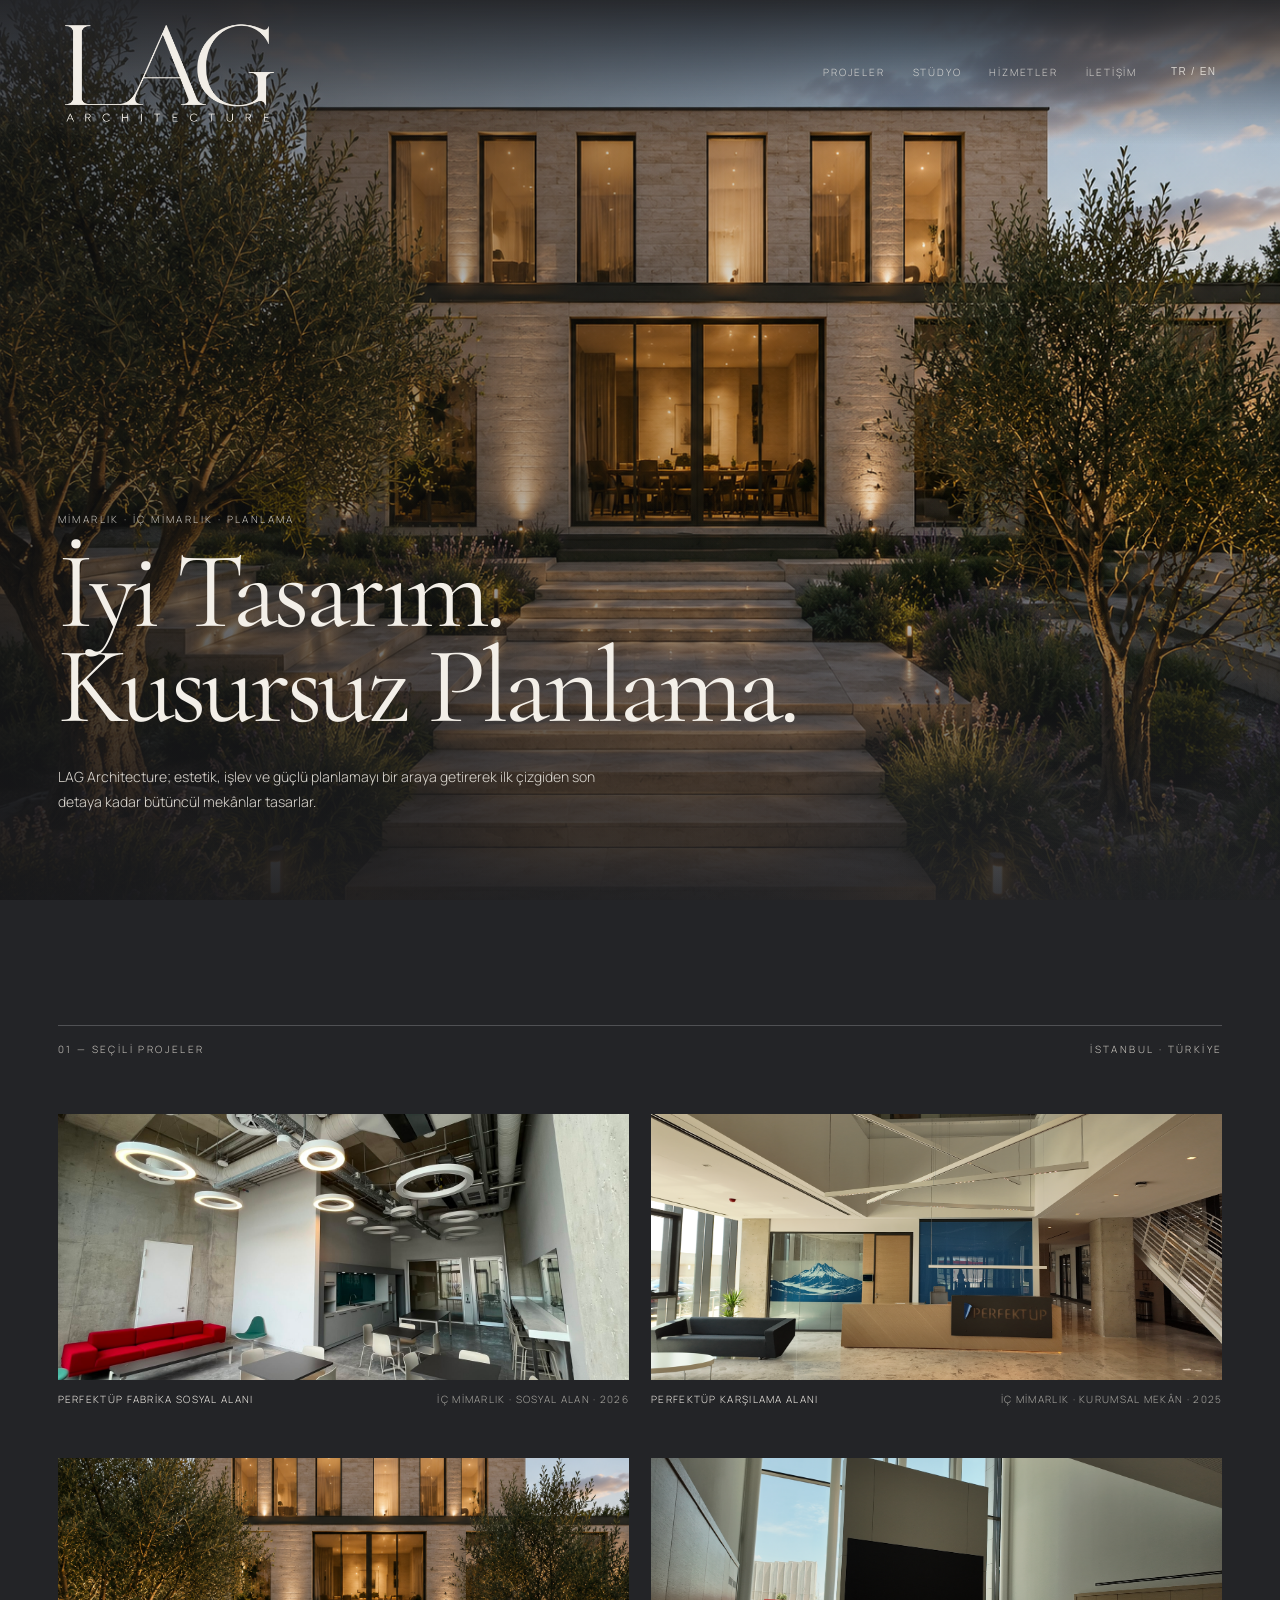
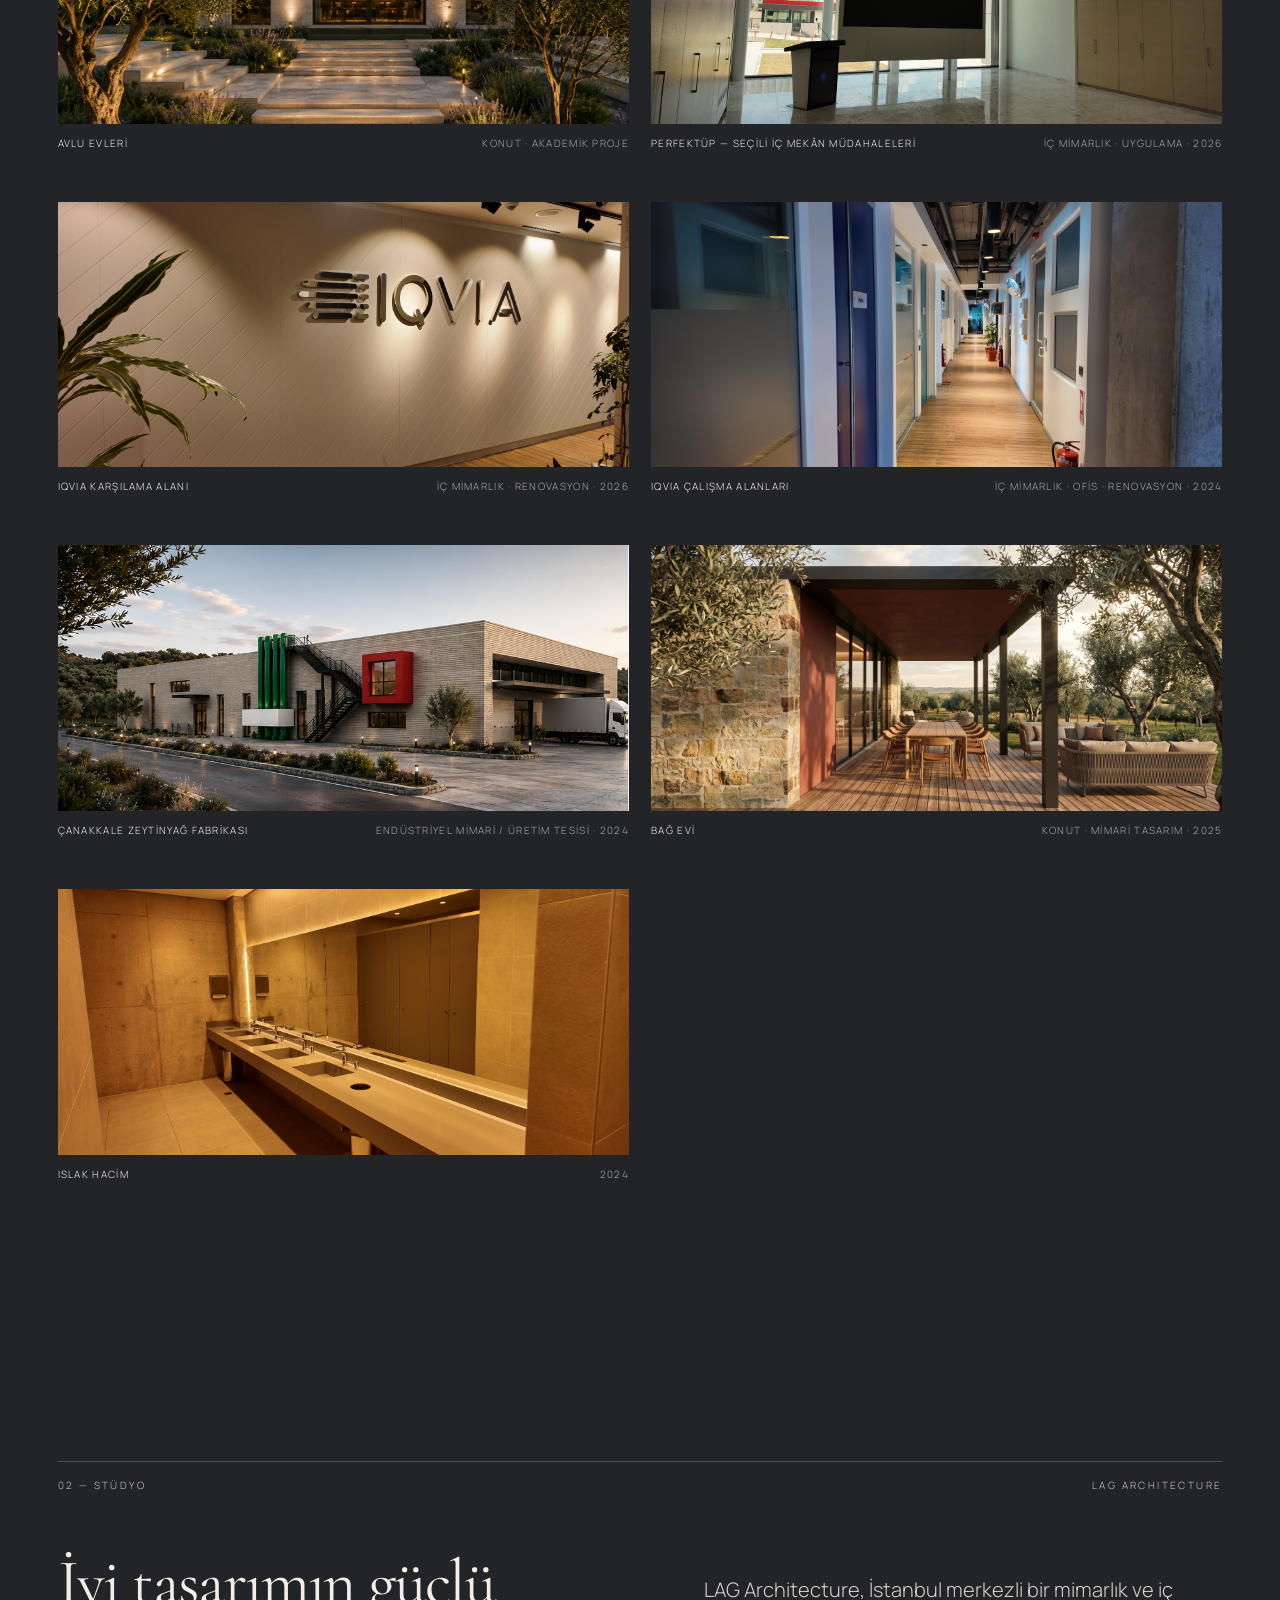
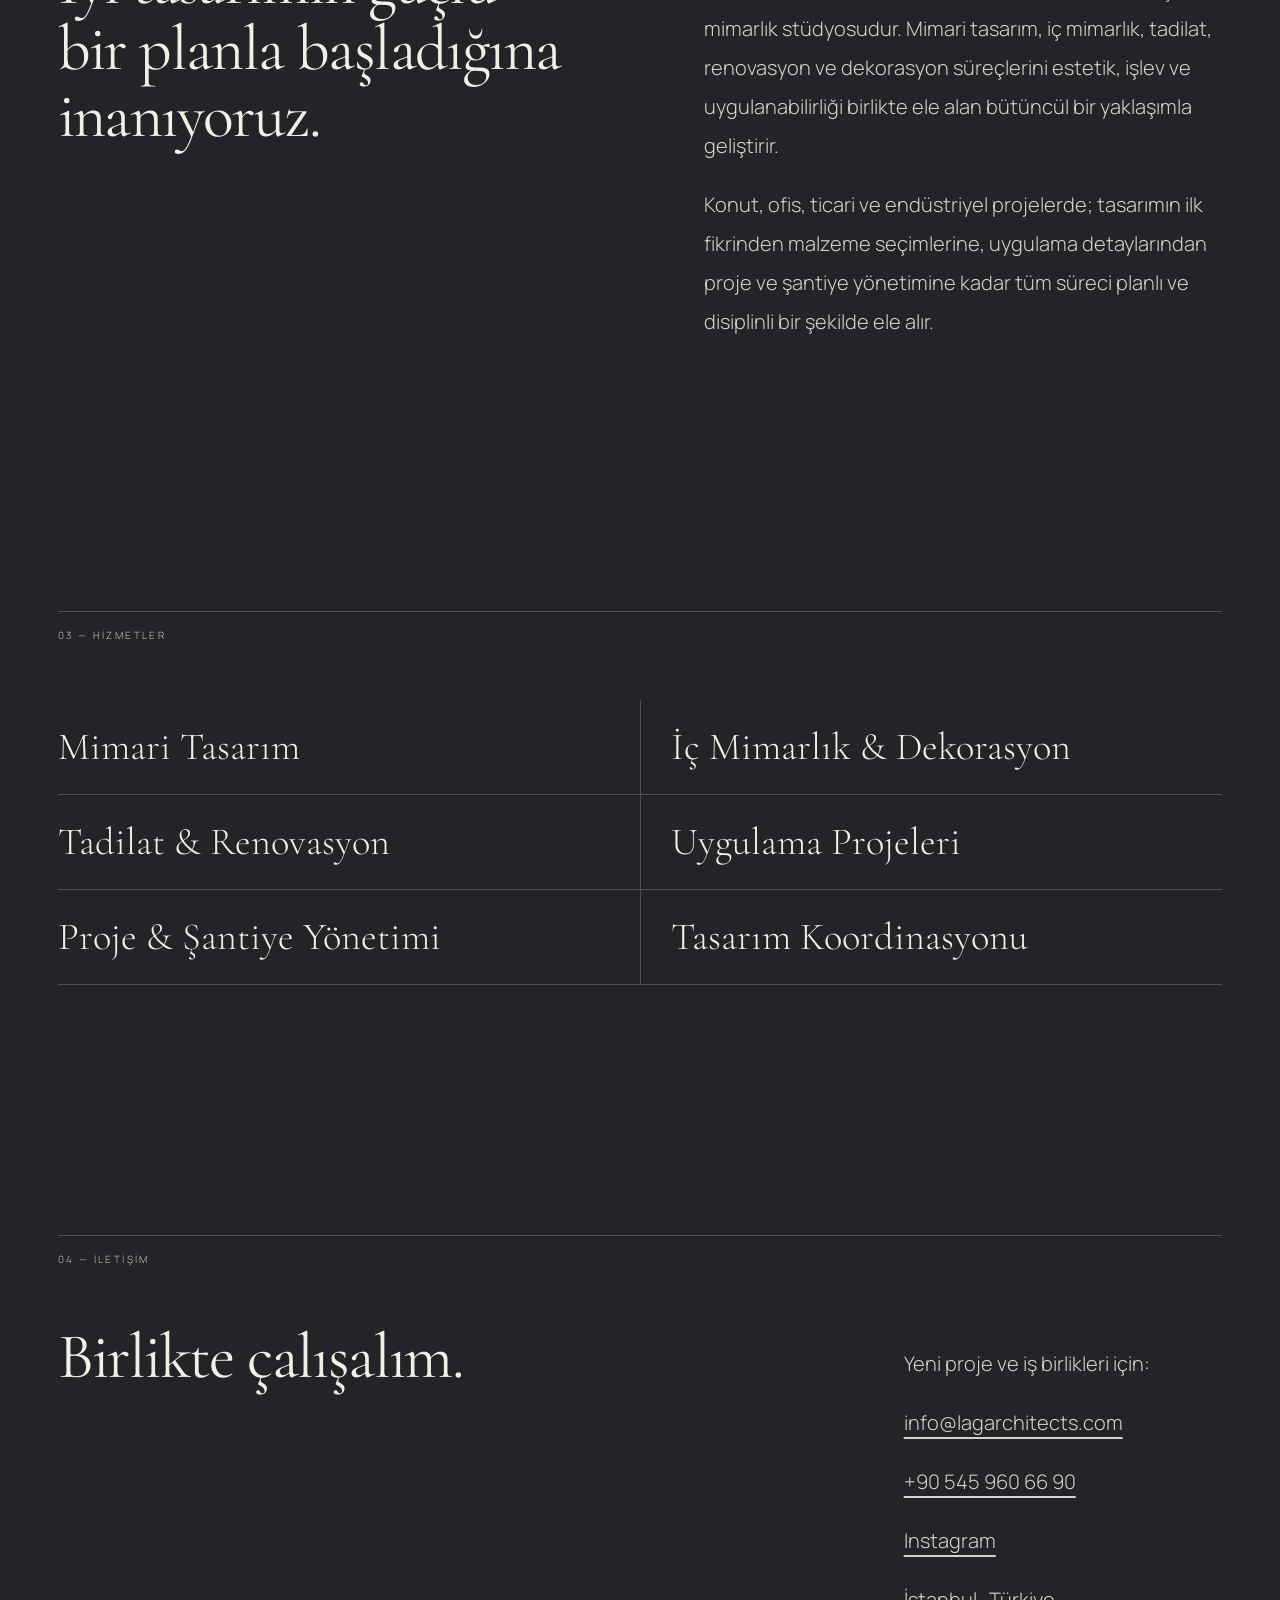
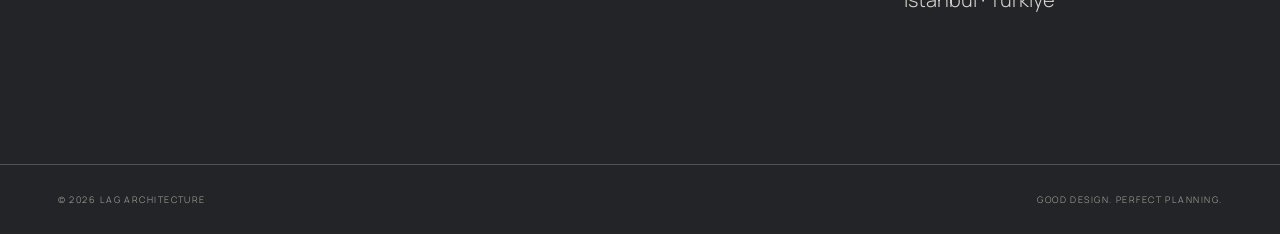
<file: index.html>
<!doctype html>
<html lang="tr">
<head>
  <meta charset="utf-8">
  <meta name="viewport" content="width=device-width,initial-scale=1">
  <title>LAG Architecture | Mimarlık ve İç Mimarlık – İstanbul</title>
  <meta name="description" content="LAG Architecture; mimari tasarım, iç mimarlık, renovasyon ve proje yönetimi alanlarında İstanbul merkezli tasarım ve uygulama hizmetleri sunar.">
  <link rel="icon" href="/favicon.png" type="image/png">
  <link rel="stylesheet" href="styles.css">
  <script type="application/ld+json">
{
  "@context": "https://schema.org",
  "@type": ["ProfessionalService", "Architect"],
  "name": "LAG Architecture",
  "url": "https://www.lagarchitects.com/",
  "logo": "https://www.lagarchitects.com/favicon.png",
  "image": "https://www.lagarchitects.com/favicon.png",
  "email": "info@lagarchitects.com",
  "telephone": "+90 545 960 66 90",
  "description": "LAG Architecture, İstanbul merkezli mimarlık ve iç mimarlık stüdyosudur. Mimari tasarım, iç mimarlık, tadilat, renovasyon ve proje yönetimi hizmetleri sunar.",
  "areaServed": {
    "@type": "City",
    "name": "İstanbul"
  },
  "sameAs": [
    "https://www.instagram.com/lag.architecture/"
  ]
}
</script>
</head>
<body>
<header>
  <a class="brand" href="#top"><img id="site-logo" src="assets/logo.png" alt="LAG Architecture"></a>
  <nav class="nav">
    <a href="#projects" data-i18n="nav_projects">PROJELER</a>
    <a href="#studio" data-i18n="nav_studio">STÜDYO</a>
    <a href="#services" data-i18n="nav_services">HİZMETLER</a>
    <a href="#contact" data-i18n="nav_contact">İLETİŞİM</a>
    <button class="lang" id="lang">TR / EN</button>
  </nav>
</header>
<main id="top">
  <section class="hero" id="hero">
    <div class="hero-copy">
      <div class="kicker" id="hero-kicker">MİMARLIK · İÇ MİMARLIK · PLANLAMA</div>
      <h1 id="hero-title">İyi Tasarım.<br>Kusursuz Planlama.</h1>
      <p id="hero-description"></p>
    </div>
  </section>

  <section class="section" id="projects">
    <div class="section-head">
      <span class="label" data-i18n="selected_projects">01 — SEÇİLİ PROJELER</span>
      <span class="label" id="projects-location"></span>
    </div>
    <div class="grid" id="projects-grid"></div>
  </section>

  <section class="section" id="studio">
    <div class="section-head">
      <span class="label" data-i18n="studio_label">02 — STÜDYO</span>
      <span class="label">LAG ARCHITECTURE</span>
    </div>
    <div class="studio">
      <div class="display" id="studio-heading"></div>
      <div class="copy"><p id="studio-body-1"></p><p id="studio-body-2"></p></div>
    </div>
  </section>

  <section class="section" id="services">
    <div class="section-head"><span class="label" data-i18n="services_label">03 — HİZMETLER</span></div>
    <div class="services" id="services-list"></div>
  </section>

  <section class="section" id="contact">
    <div class="section-head"><span class="label" data-i18n="contact_label">04 — İLETİŞİM</span></div>
    <div class="contact">
      <div class="display" id="contact-heading"></div>
      <div class="copy">
        <p id="contact-intro"></p>
        <p><a id="contact-email" href="mailto:info@lagarchitects.com">info@lagarchitects.com</a></p>
        <p id="contact-phone-wrap" hidden><a id="contact-phone"></a></p>
        <p id="contact-instagram-wrap" hidden><a id="contact-instagram" target="_blank" rel="noopener">Instagram</a></p>
        <p id="contact-location"></p>
      </div>
    </div>
  </section>
</main>
<footer class="footer"><span>© 2026 LAG ARCHITECTURE</span><span id="footer-tagline">GOOD DESIGN. PERFECT PLANNING.</span></footer>
<script src="design.js"></script>
<script src="site.js"></script>
</body>
</html>
</file>
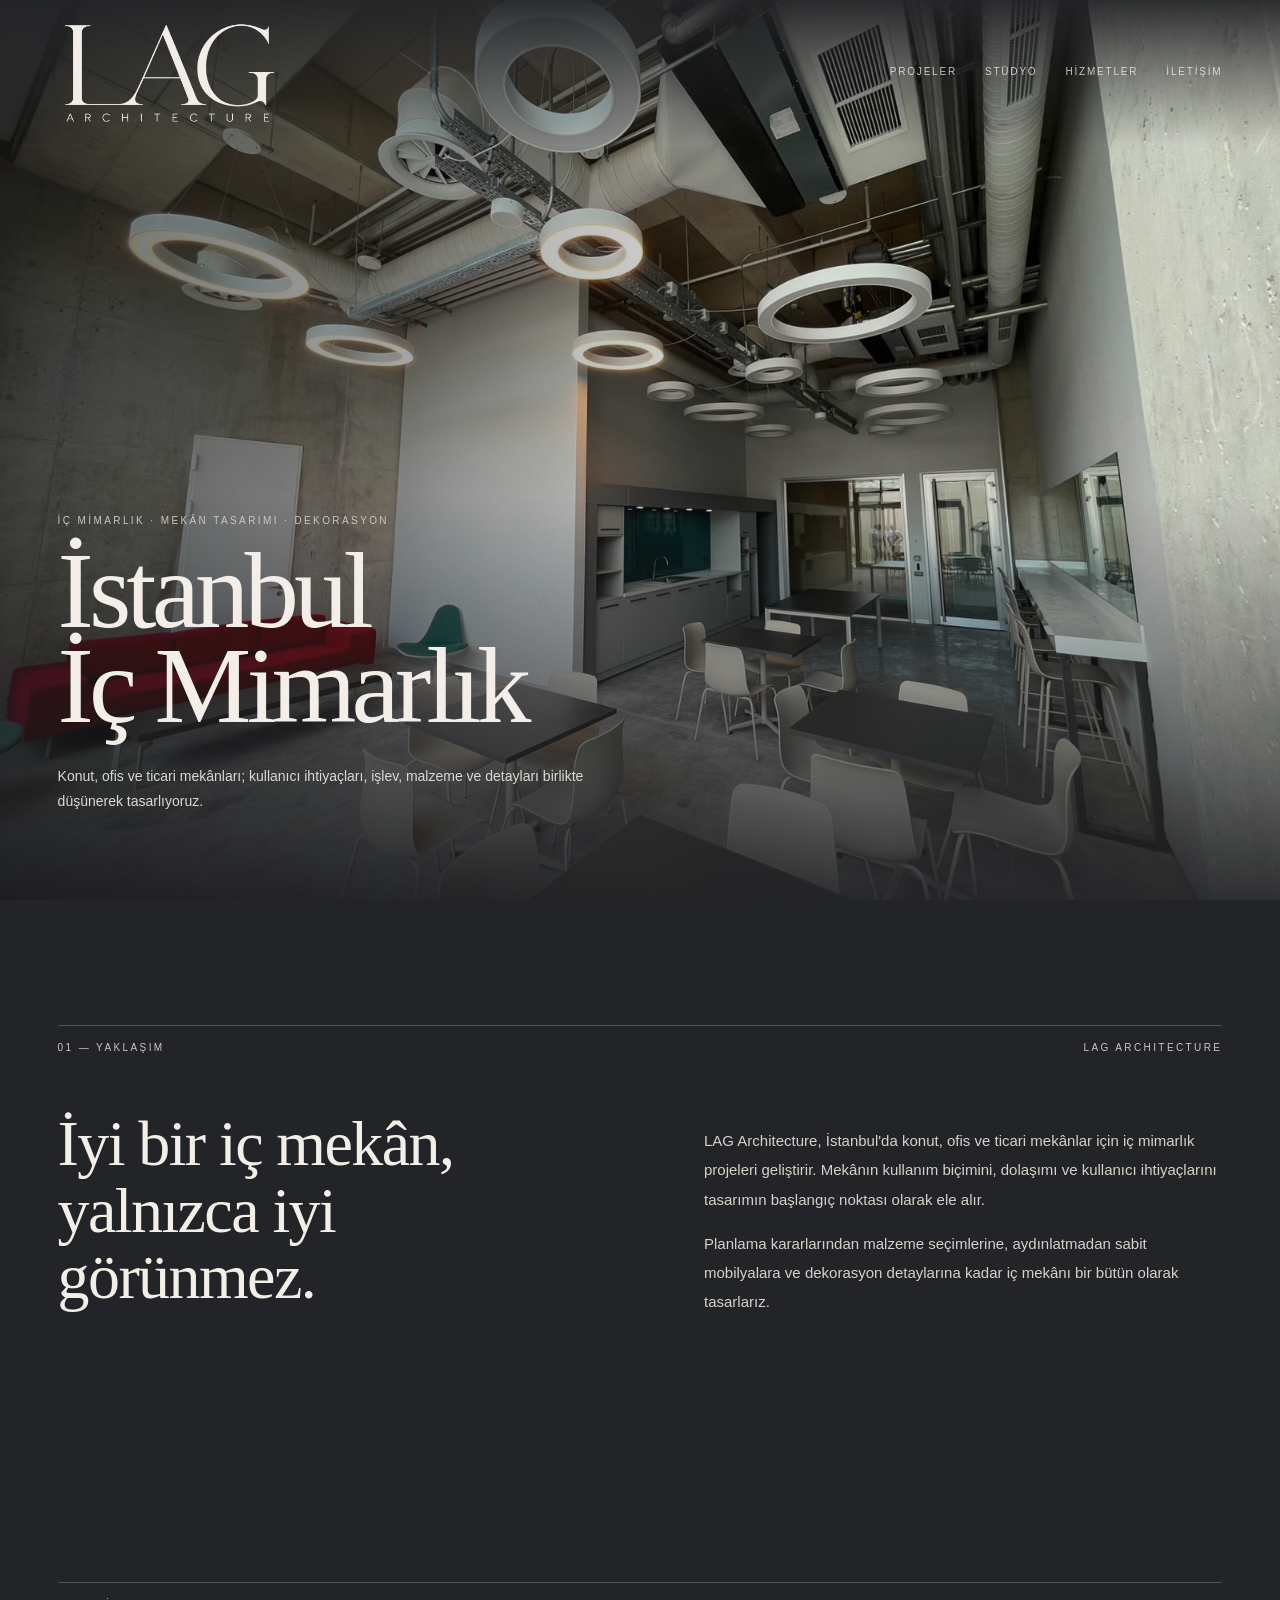
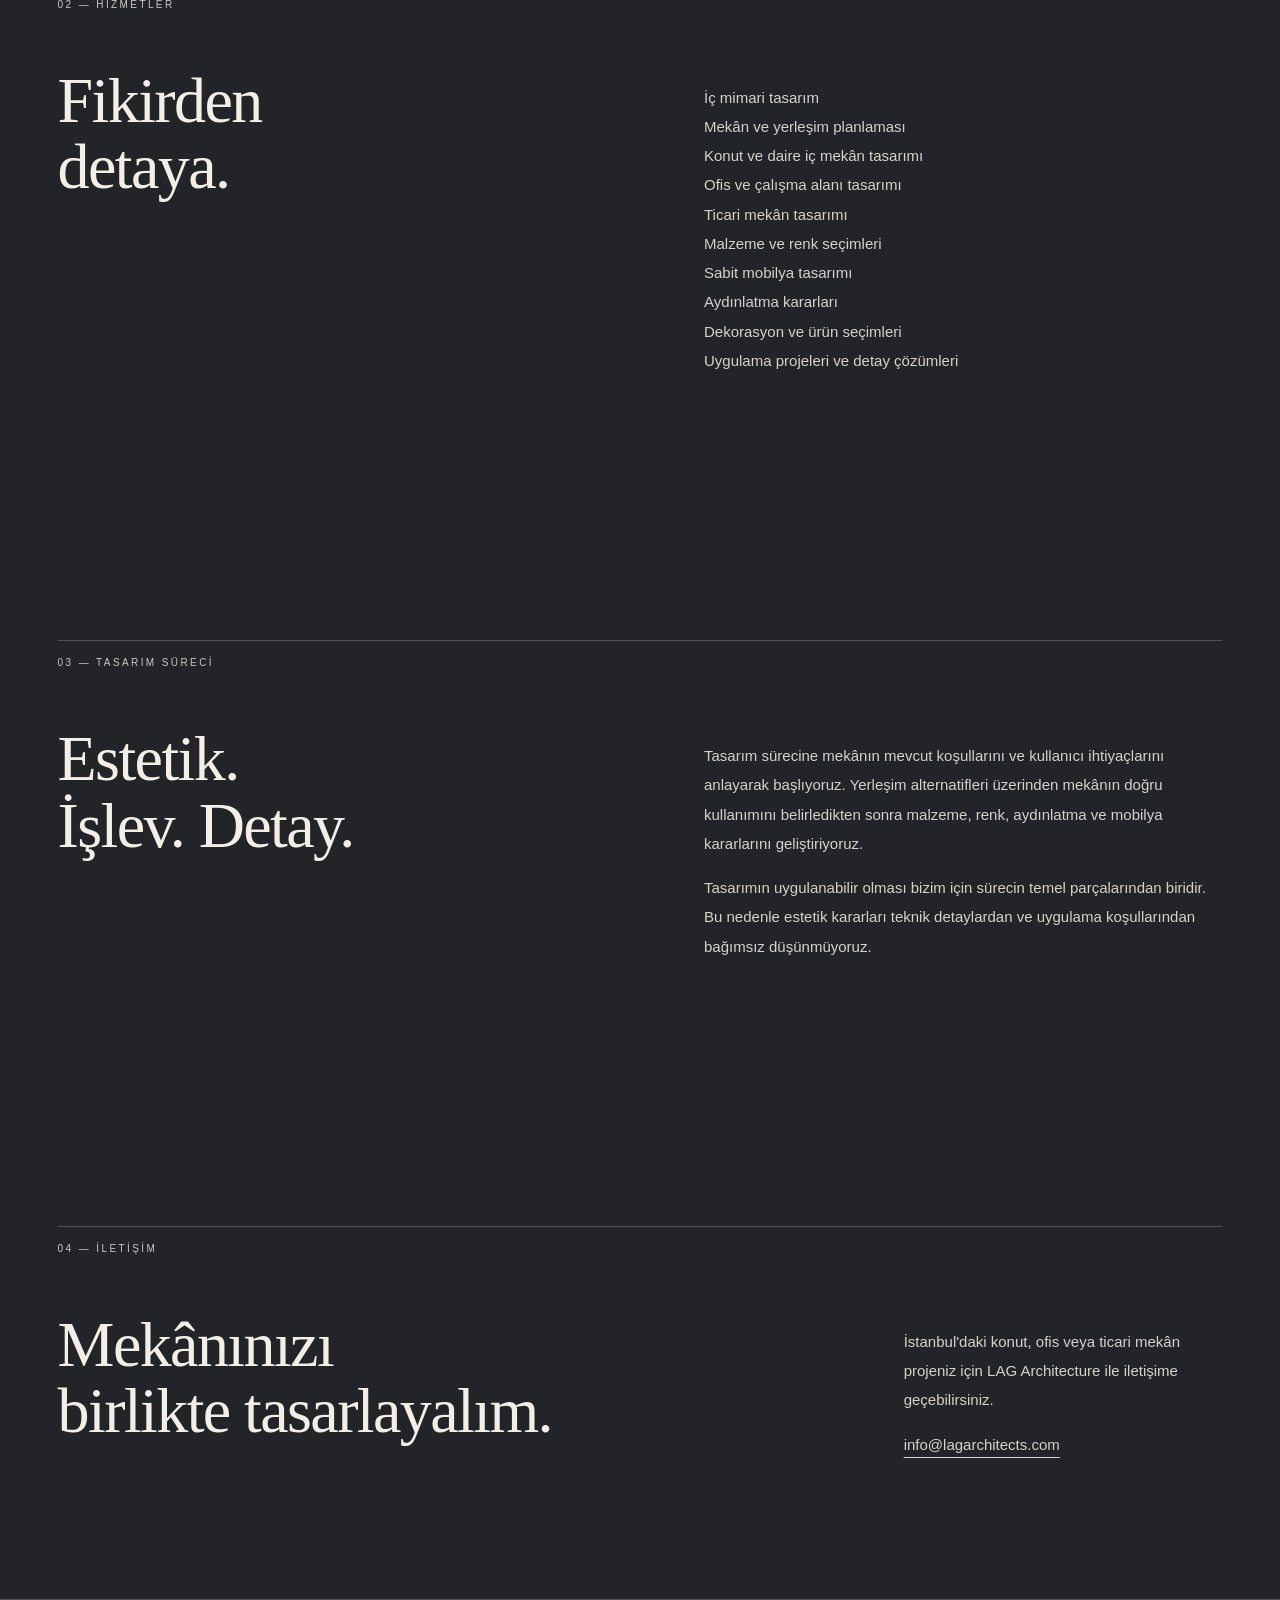
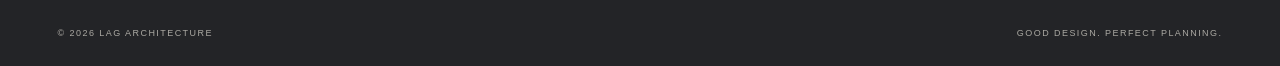
<file: ic-mimarlik.html>
<!doctype html>
<html lang="tr">
<head>
  <meta charset="utf-8">
  <meta name="viewport" content="width=device-width,initial-scale=1">

  <title>İstanbul İç Mimarlık | LAG Architecture</title>

  <meta name="description" content="LAG Architecture, İstanbul'da konut, ofis ve ticari mekânlar için iç mimarlık, mekân planlama, dekorasyon, malzeme seçimi ve uygulama projeleri geliştirir.">

  <link rel="canonical" href="https://www.lagarchitects.com/ic-mimarlik.html">
  <link rel="icon" href="/favicon.png" type="image/png">
  <link rel="stylesheet" href="styles.css">
</head>

<body>

<header>
  <a class="brand" href="index.html">
    <img id="site-logo" src="assets/logo.png" alt="LAG Architecture">
  </a>

  <nav class="nav">
    <a href="index.html#projects">PROJELER</a>
    <a href="index.html#studio">STÜDYO</a>
    <a href="index.html#services">HİZMETLER</a>
    <a href="index.html#contact">İLETİŞİM</a>
  </nav>
</header>

<main id="top">

  <section class="hero">
    <div class="hero-copy">
      <div class="kicker">İÇ MİMARLIK · MEKÂN TASARIMI · DEKORASYON</div>

      <h1 class="display">
        İstanbul<br>
        İç Mimarlık
      </h1>

      <p>
        Konut, ofis ve ticari mekânları; kullanıcı ihtiyaçları, işlev,
        malzeme ve detayları birlikte düşünerek tasarlıyoruz.
      </p>
    </div>
  </section>


  <section class="section">
    <div class="section-head">
      <span class="label">01 — YAKLAŞIM</span>
      <span class="label">LAG ARCHITECTURE</span>
    </div>

    <div class="studio">

      <div class="display">
        İyi bir iç mekân,<br>
        yalnızca iyi görünmez.
      </div>

      <div class="copy">

        <p>
          LAG Architecture, İstanbul'da konut, ofis ve ticari mekânlar için
          iç mimarlık projeleri geliştirir. Mekânın kullanım biçimini,
          dolaşımı ve kullanıcı ihtiyaçlarını tasarımın başlangıç noktası
          olarak ele alır.
        </p>

        <p>
          Planlama kararlarından malzeme seçimlerine, aydınlatmadan sabit
          mobilyalara ve dekorasyon detaylarına kadar iç mekânı bir bütün
          olarak tasarlarız.
        </p>

      </div>
    </div>
  </section>


  <section class="section">
    <div class="section-head">
      <span class="label">02 — HİZMETLER</span>
    </div>

    <div class="studio">

      <div class="display">
        Fikirden<br>
        detaya.
      </div>

      <div class="copy">

        <p>
          İç mimari tasarım<br>
          Mekân ve yerleşim planlaması<br>
          Konut ve daire iç mekân tasarımı<br>
          Ofis ve çalışma alanı tasarımı<br>
          Ticari mekân tasarımı<br>
          Malzeme ve renk seçimleri<br>
          Sabit mobilya tasarımı<br>
          Aydınlatma kararları<br>
          Dekorasyon ve ürün seçimleri<br>
          Uygulama projeleri ve detay çözümleri
        </p>

      </div>
    </div>
  </section>


  <section class="section">
    <div class="section-head">
      <span class="label">03 — TASARIM SÜRECİ</span>
    </div>

    <div class="studio">

      <div class="display">
        Estetik.<br>
        İşlev. Detay.
      </div>

      <div class="copy">

        <p>
          Tasarım sürecine mekânın mevcut koşullarını ve kullanıcı
          ihtiyaçlarını anlayarak başlıyoruz. Yerleşim alternatifleri
          üzerinden mekânın doğru kullanımını belirledikten sonra
          malzeme, renk, aydınlatma ve mobilya kararlarını geliştiriyoruz.
        </p>

        <p>
          Tasarımın uygulanabilir olması bizim için sürecin temel
          parçalarından biridir. Bu nedenle estetik kararları teknik
          detaylardan ve uygulama koşullarından bağımsız düşünmüyoruz.
        </p>

      </div>
    </div>
  </section>


  <section class="section" id="contact">
    <div class="section-head">
      <span class="label">04 — İLETİŞİM</span>
    </div>

    <div class="contact">

      <div class="display">
        Mekânınızı<br>
        birlikte tasarlayalım.
      </div>

      <div class="copy">

        <p>
          İstanbul'daki konut, ofis veya ticari mekân projeniz için
          LAG Architecture ile iletişime geçebilirsiniz.
        </p>

        <p>
          <a href="mailto:info@lagarchitects.com">
            info@lagarchitects.com
          </a>
        </p>

      </div>
    </div>
  </section>

</main>


<footer class="footer">
  <span>© 2026 LAG ARCHITECTURE</span>
  <span>GOOD DESIGN. PERFECT PLANNING.</span>
</footer>

</body>
</html>
</file>
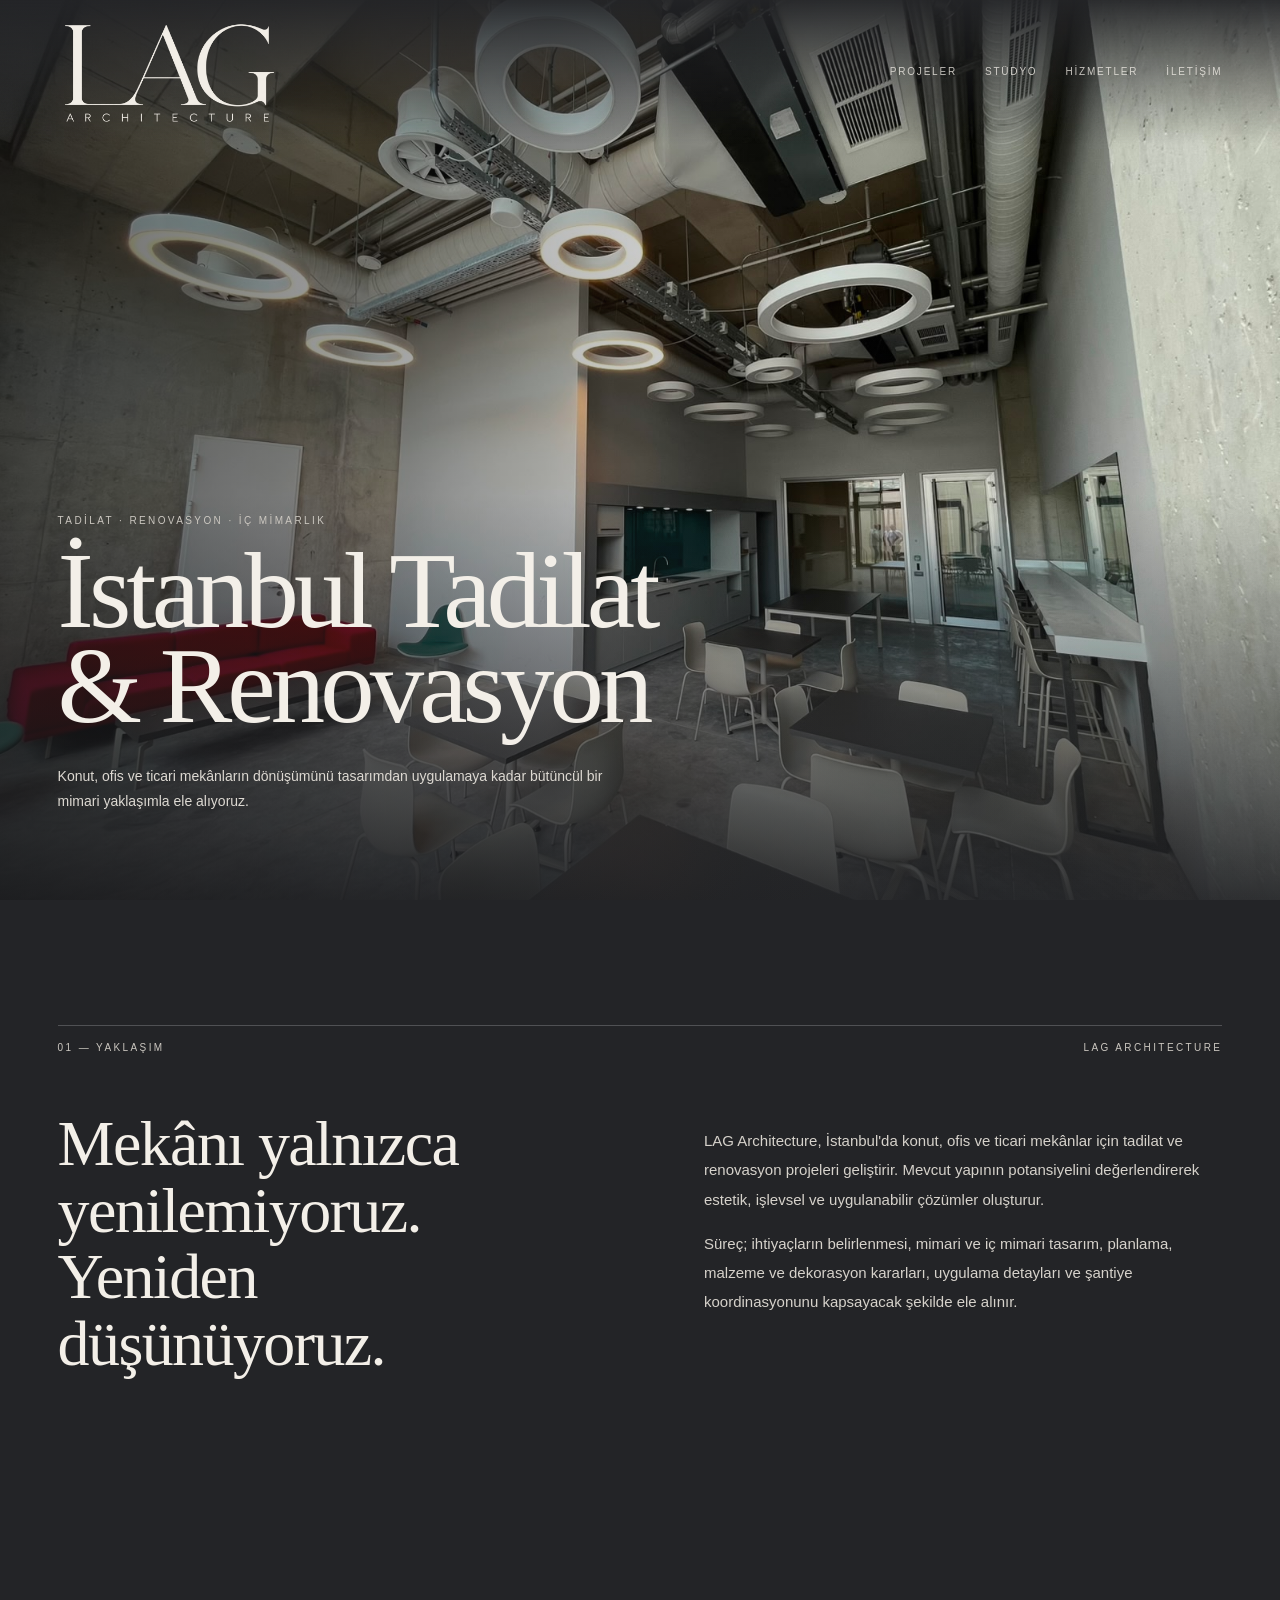
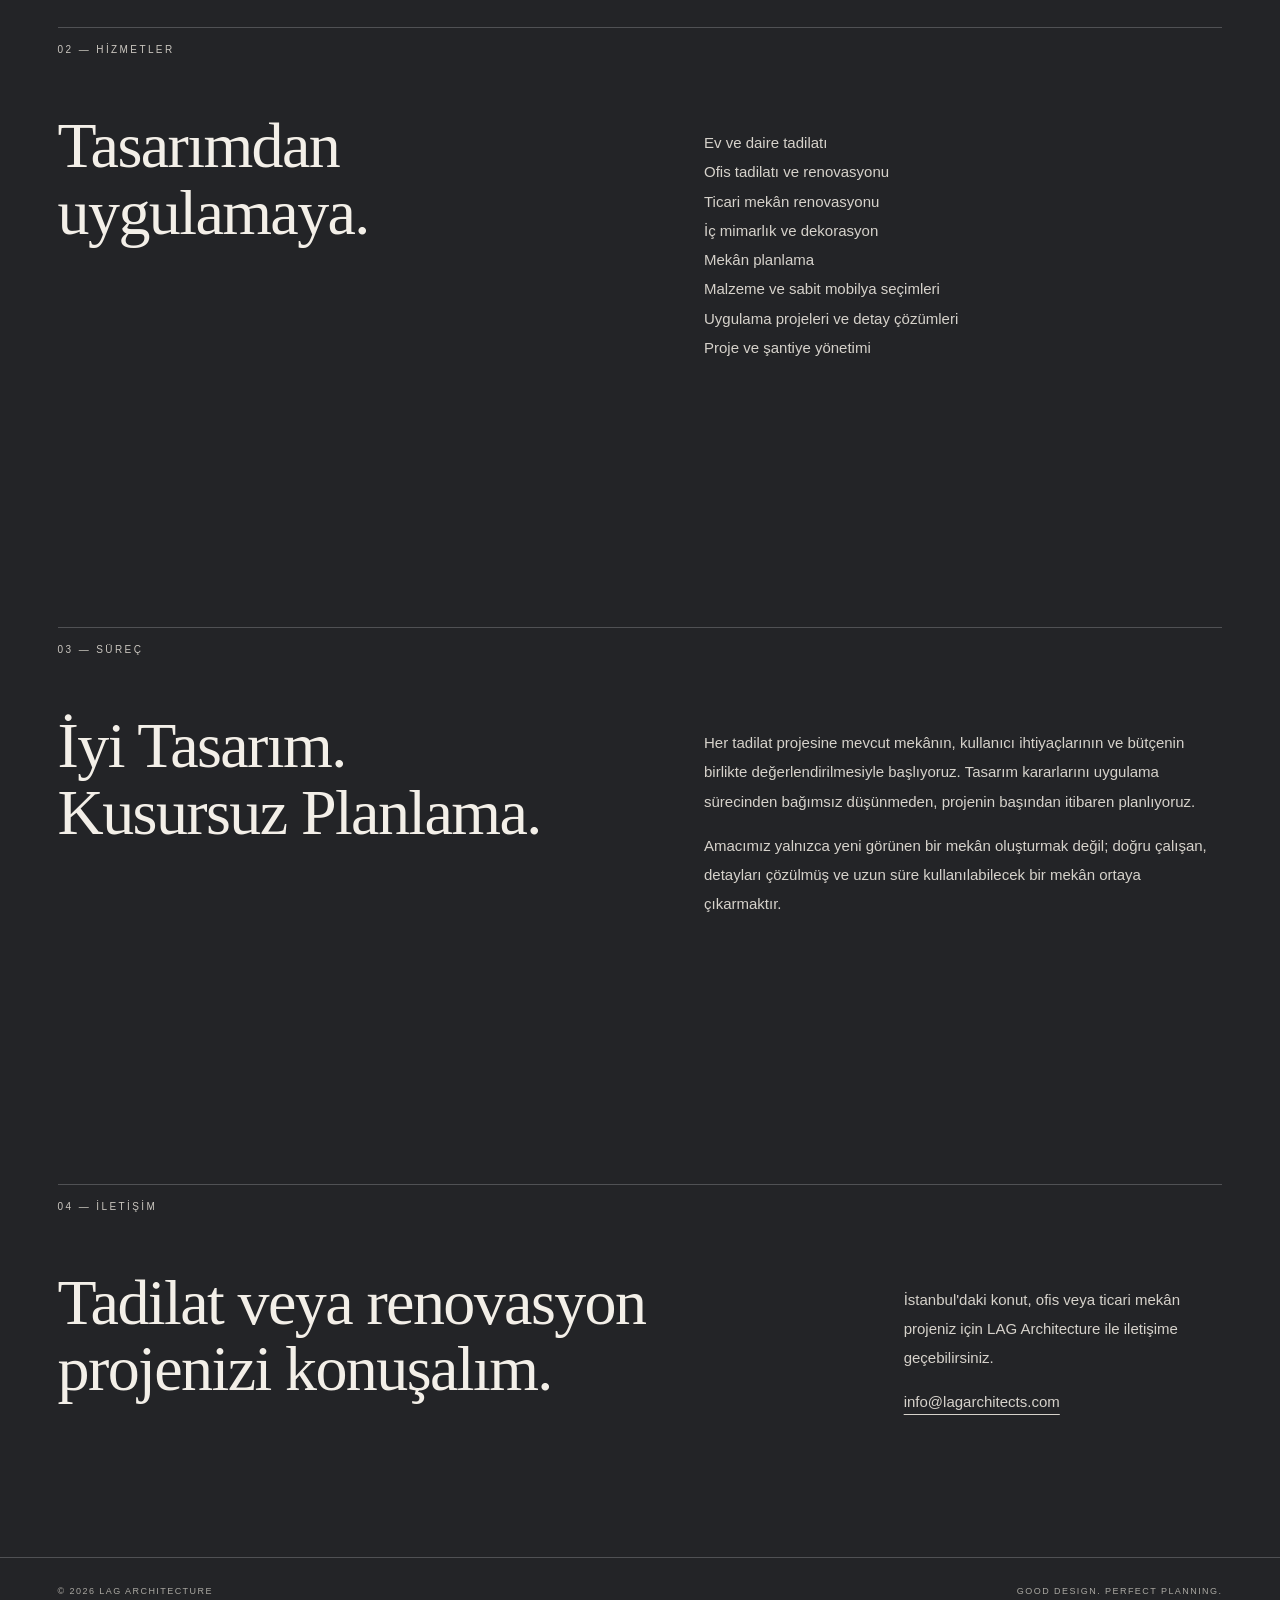
<file: tadilat-renovasyon.html>
<!doctype html>
<html lang="tr">
<head>
  <meta charset="utf-8">
  <meta name="viewport" content="width=device-width,initial-scale=1">

  <title>İstanbul Tadilat & Renovasyon | LAG Architecture</title>

  <meta name="description" content="LAG Architecture, İstanbul'da konut, ofis ve ticari mekânlar için tadilat, renovasyon, iç mimarlık, dekorasyon, uygulama projesi ve şantiye yönetimi hizmetleri sunar.">

  <link rel="canonical" href="https://www.lagarchitects.com/tadilat-renovasyon.html">
  <link rel="icon" href="/favicon.png" type="image/png">
  <link rel="stylesheet" href="styles.css">
</head>

<body>

<header>
  <a class="brand" href="index.html">
    <img id="site-logo" src="assets/logo.png" alt="LAG Architecture">
  </a>

  <nav class="nav">
    <a href="index.html#projects">PROJELER</a>
    <a href="index.html#studio">STÜDYO</a>
    <a href="index.html#services">HİZMETLER</a>
    <a href="index.html#contact">İLETİŞİM</a>
  </nav>
</header>

<main id="top">

  <section class="hero">
    <div class="hero-copy">
      <div class="kicker">TADİLAT · RENOVASYON · İÇ MİMARLIK</div>

      <h1 class="display">
        İstanbul Tadilat<br>
        & Renovasyon
      </h1>

      <p>
        Konut, ofis ve ticari mekânların dönüşümünü tasarımdan uygulamaya
        kadar bütüncül bir mimari yaklaşımla ele alıyoruz.
      </p>
    </div>
  </section>


  <section class="section">
    <div class="section-head">
      <span class="label">01 — YAKLAŞIM</span>
      <span class="label">LAG ARCHITECTURE</span>
    </div>

    <div class="studio">

      <div class="display">
        Mekânı yalnızca yenilemiyoruz.<br>
        Yeniden düşünüyoruz.
      </div>

      <div class="copy">

        <p>
          LAG Architecture, İstanbul'da konut, ofis ve ticari mekânlar için
          tadilat ve renovasyon projeleri geliştirir. Mevcut yapının
          potansiyelini değerlendirerek estetik, işlevsel ve uygulanabilir
          çözümler oluşturur.
        </p>

        <p>
          Süreç; ihtiyaçların belirlenmesi, mimari ve iç mimari tasarım,
          planlama, malzeme ve dekorasyon kararları, uygulama detayları ve
          şantiye koordinasyonunu kapsayacak şekilde ele alınır.
        </p>

      </div>
    </div>
  </section>


  <section class="section">
    <div class="section-head">
      <span class="label">02 — HİZMETLER</span>
    </div>

    <div class="studio">

      <div class="display">
        Tasarımdan<br>
        uygulamaya.
      </div>

      <div class="copy">

        <p>
          Ev ve daire tadilatı<br>
          Ofis tadilatı ve renovasyonu<br>
          Ticari mekân renovasyonu<br>
          İç mimarlık ve dekorasyon<br>
          Mekân planlama<br>
          Malzeme ve sabit mobilya seçimleri<br>
          Uygulama projeleri ve detay çözümleri<br>
          Proje ve şantiye yönetimi
        </p>

      </div>
    </div>
  </section>


  <section class="section">
    <div class="section-head">
      <span class="label">03 — SÜREÇ</span>
    </div>

    <div class="studio">

      <div class="display">
        İyi Tasarım.<br>
        Kusursuz Planlama.
      </div>

      <div class="copy">

        <p>
          Her tadilat projesine mevcut mekânın, kullanıcı ihtiyaçlarının ve
          bütçenin birlikte değerlendirilmesiyle başlıyoruz. Tasarım
          kararlarını uygulama sürecinden bağımsız düşünmeden, projenin
          başından itibaren planlıyoruz.
        </p>

        <p>
          Amacımız yalnızca yeni görünen bir mekân oluşturmak değil;
          doğru çalışan, detayları çözülmüş ve uzun süre kullanılabilecek
          bir mekân ortaya çıkarmaktır.
        </p>

      </div>
    </div>
  </section>


  <section class="section" id="contact">
    <div class="section-head">
      <span class="label">04 — İLETİŞİM</span>
    </div>

    <div class="contact">

      <div class="display">
        Tadilat veya renovasyon<br>
        projenizi konuşalım.
      </div>

      <div class="copy">

        <p>
          İstanbul'daki konut, ofis veya ticari mekân projeniz için
          LAG Architecture ile iletişime geçebilirsiniz.
        </p>

        <p>
          <a href="mailto:info@lagarchitects.com">
            info@lagarchitects.com
          </a>
        </p>

      </div>
    </div>
  </section>

</main>


<footer class="footer">
  <span>© 2026 LAG ARCHITECTURE</span>
  <span>GOOD DESIGN. PERFECT PLANNING.</span>
</footer>

</body>
</html>
</file>
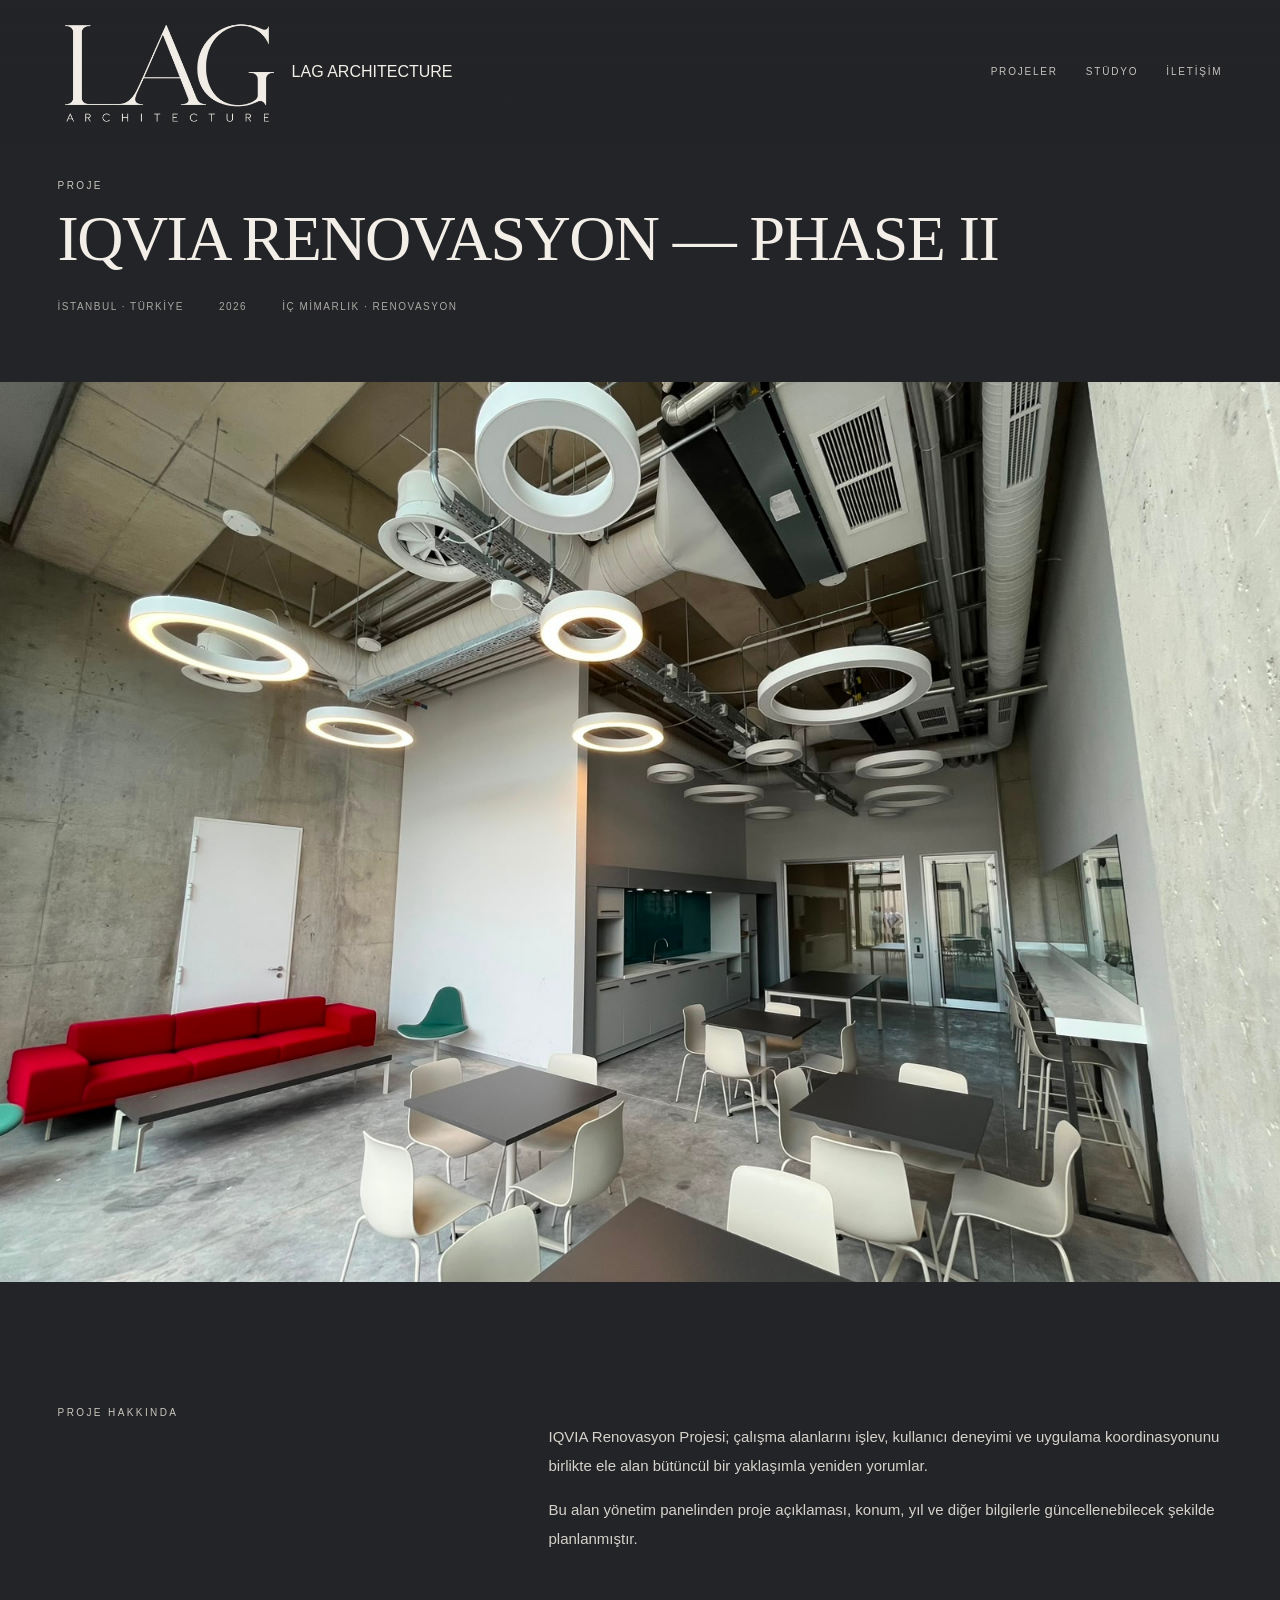
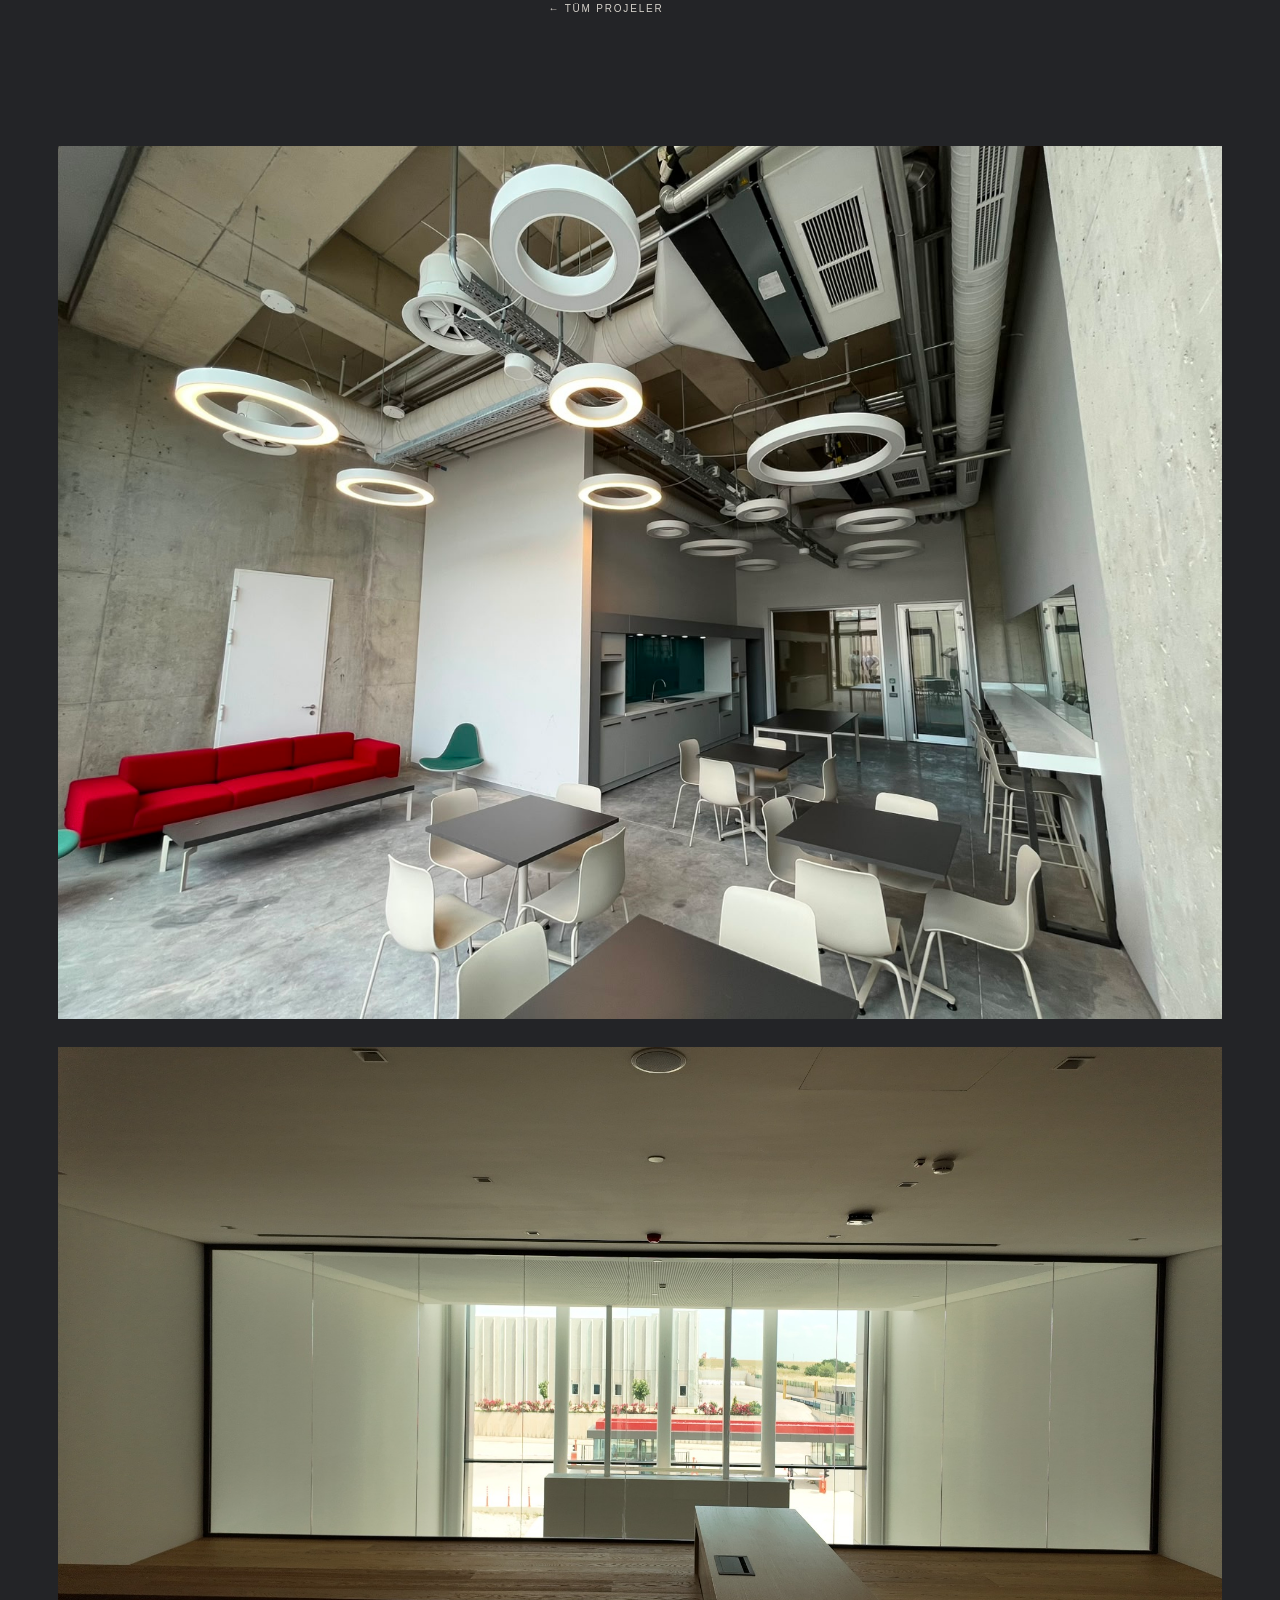
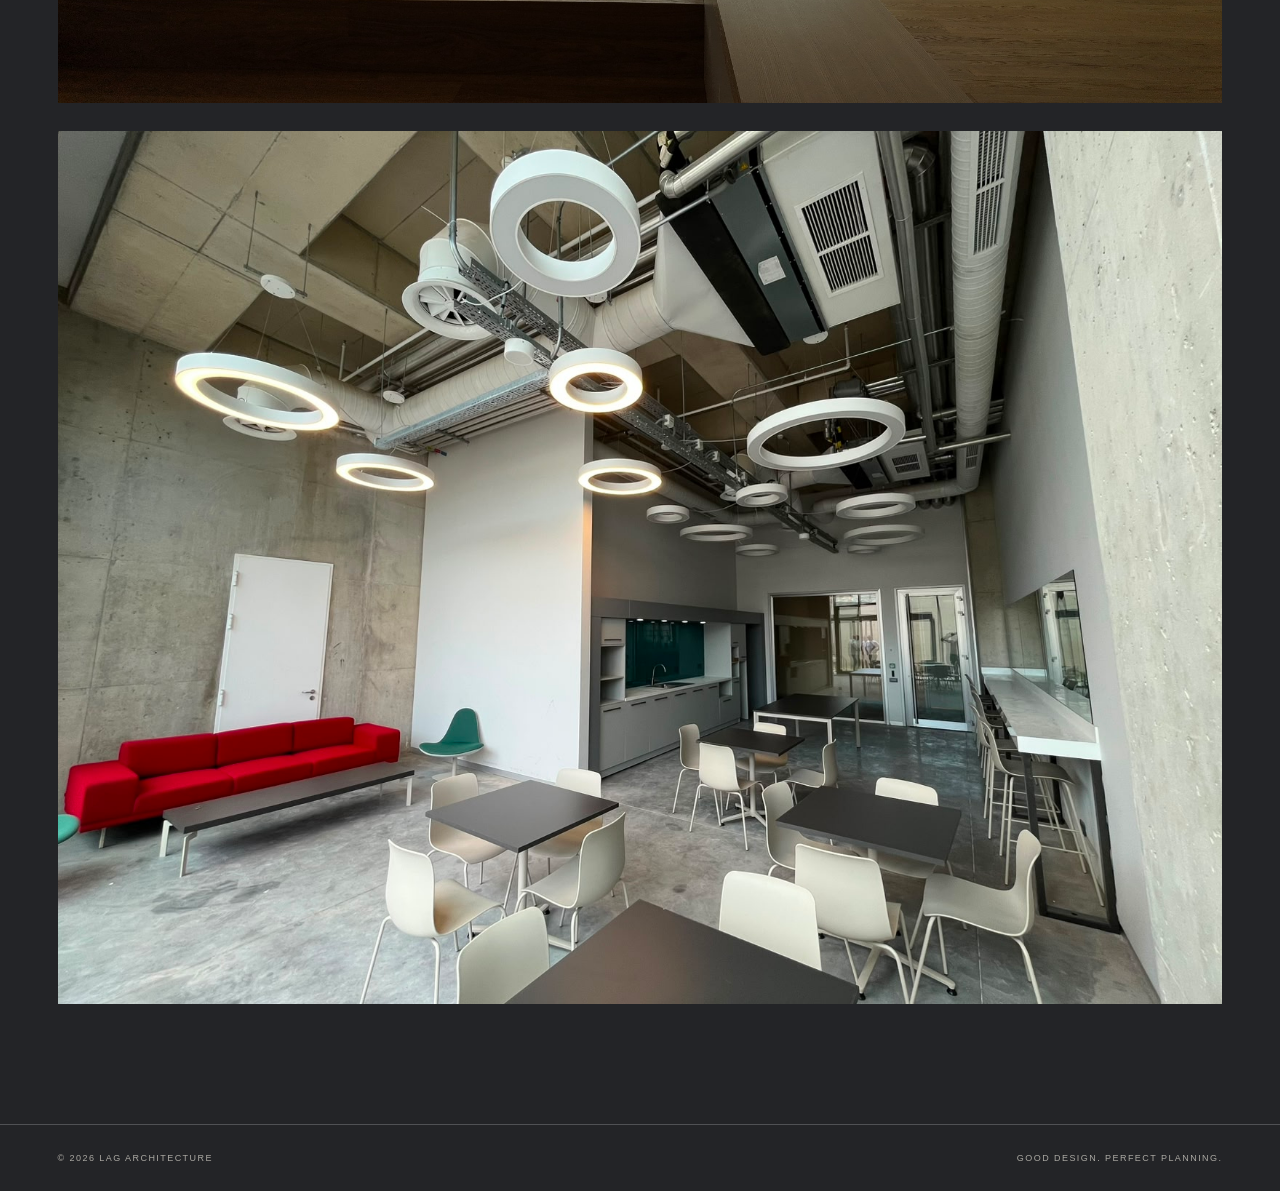
<file: projects/iqvia.html>
<!doctype html><html lang="tr"><head><meta charset="utf-8"><meta name="viewport" content="width=device-width,initial-scale=1"><title>IQVIA RENOVASYON — PHASE II — LAG Architecture</title><link rel="stylesheet" href="../styles.css"></head><body><header><a class="brand" href="../index.html"><img src="../assets/logo.png" alt="LAG Architecture"><span>LAG ARCHITECTURE</span></a><nav class="nav"><a href="../index.html#projects">PROJELER</a><a href="../index.html#studio">STÜDYO</a><a href="../index.html#contact">İLETİŞİM</a></nav></header><main><section class="project-hero"><div class="label">PROJE</div><h1 class="display">IQVIA RENOVASYON — PHASE II</h1><div class="facts"><span>İSTANBUL · TÜRKİYE</span><span>2026</span><span>İÇ MİMARLIK · RENOVASYON</span></div></section><img class="cover" src="../assets/iqvia.jpg" alt="IQVIA RENOVASYON — PHASE II"><section class="section project-body"><div class="label">PROJE HAKKINDA</div><div class="copy"><p>IQVIA Renovasyon Projesi; çalışma alanlarını işlev, kullanıcı deneyimi ve uygulama koordinasyonunu birlikte ele alan bütüncül bir yaklaşımla yeniden yorumlar.</p><p>Bu alan yönetim panelinden proje açıklaması, konum, yıl ve diğer bilgilerle güncellenebilecek şekilde planlanmıştır.</p><a class="back" href="../index.html#projects">← TÜM PROJELER</a></div></section><section class="gallery"><img src="../assets/iqvia.jpg" alt="IQVIA RENOVASYON — PHASE II"><img src="../assets/interior.jpg" alt="IQVIA RENOVASYON — PHASE II detay"><img src="../assets/iqvia.jpg" alt="IQVIA RENOVASYON — PHASE II detay"></section></main><footer class="footer"><span>© 2026 LAG ARCHITECTURE</span><span>GOOD DESIGN. PERFECT PLANNING.</span></footer></body></html>
</file>
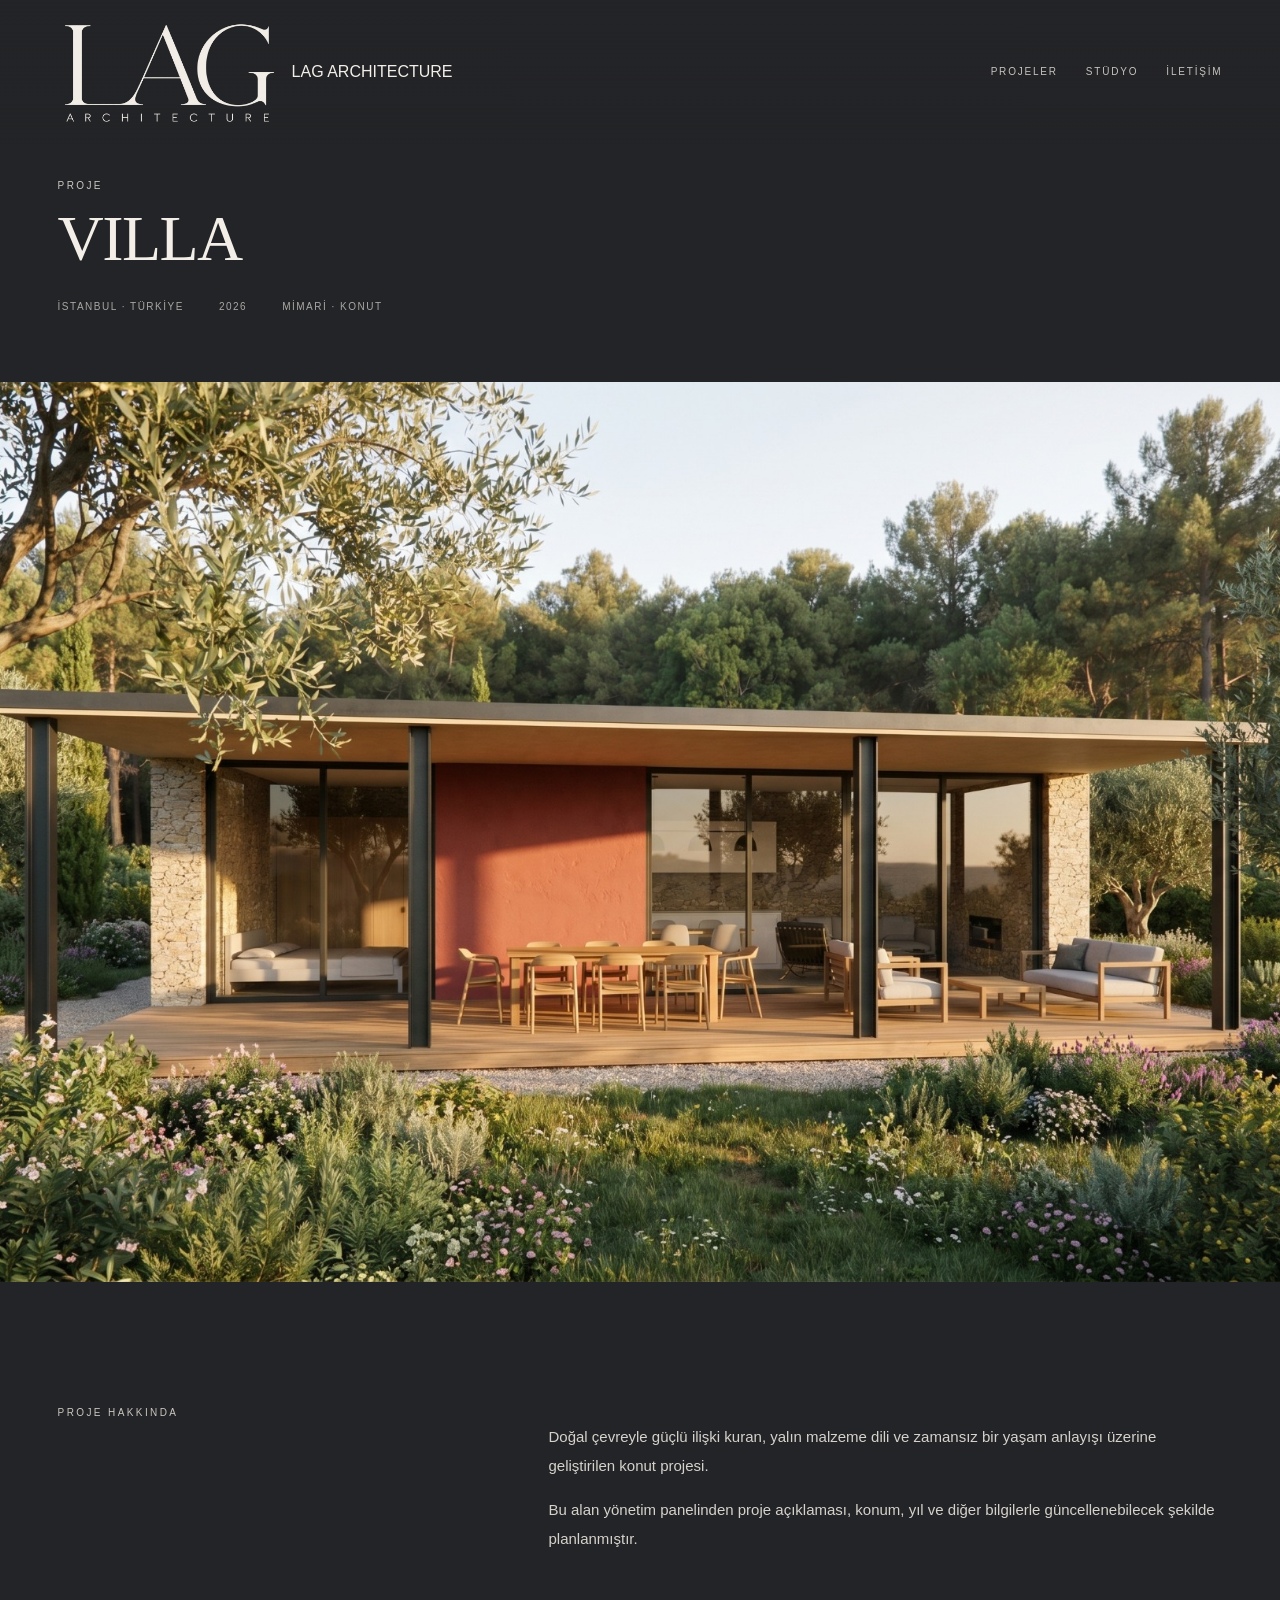
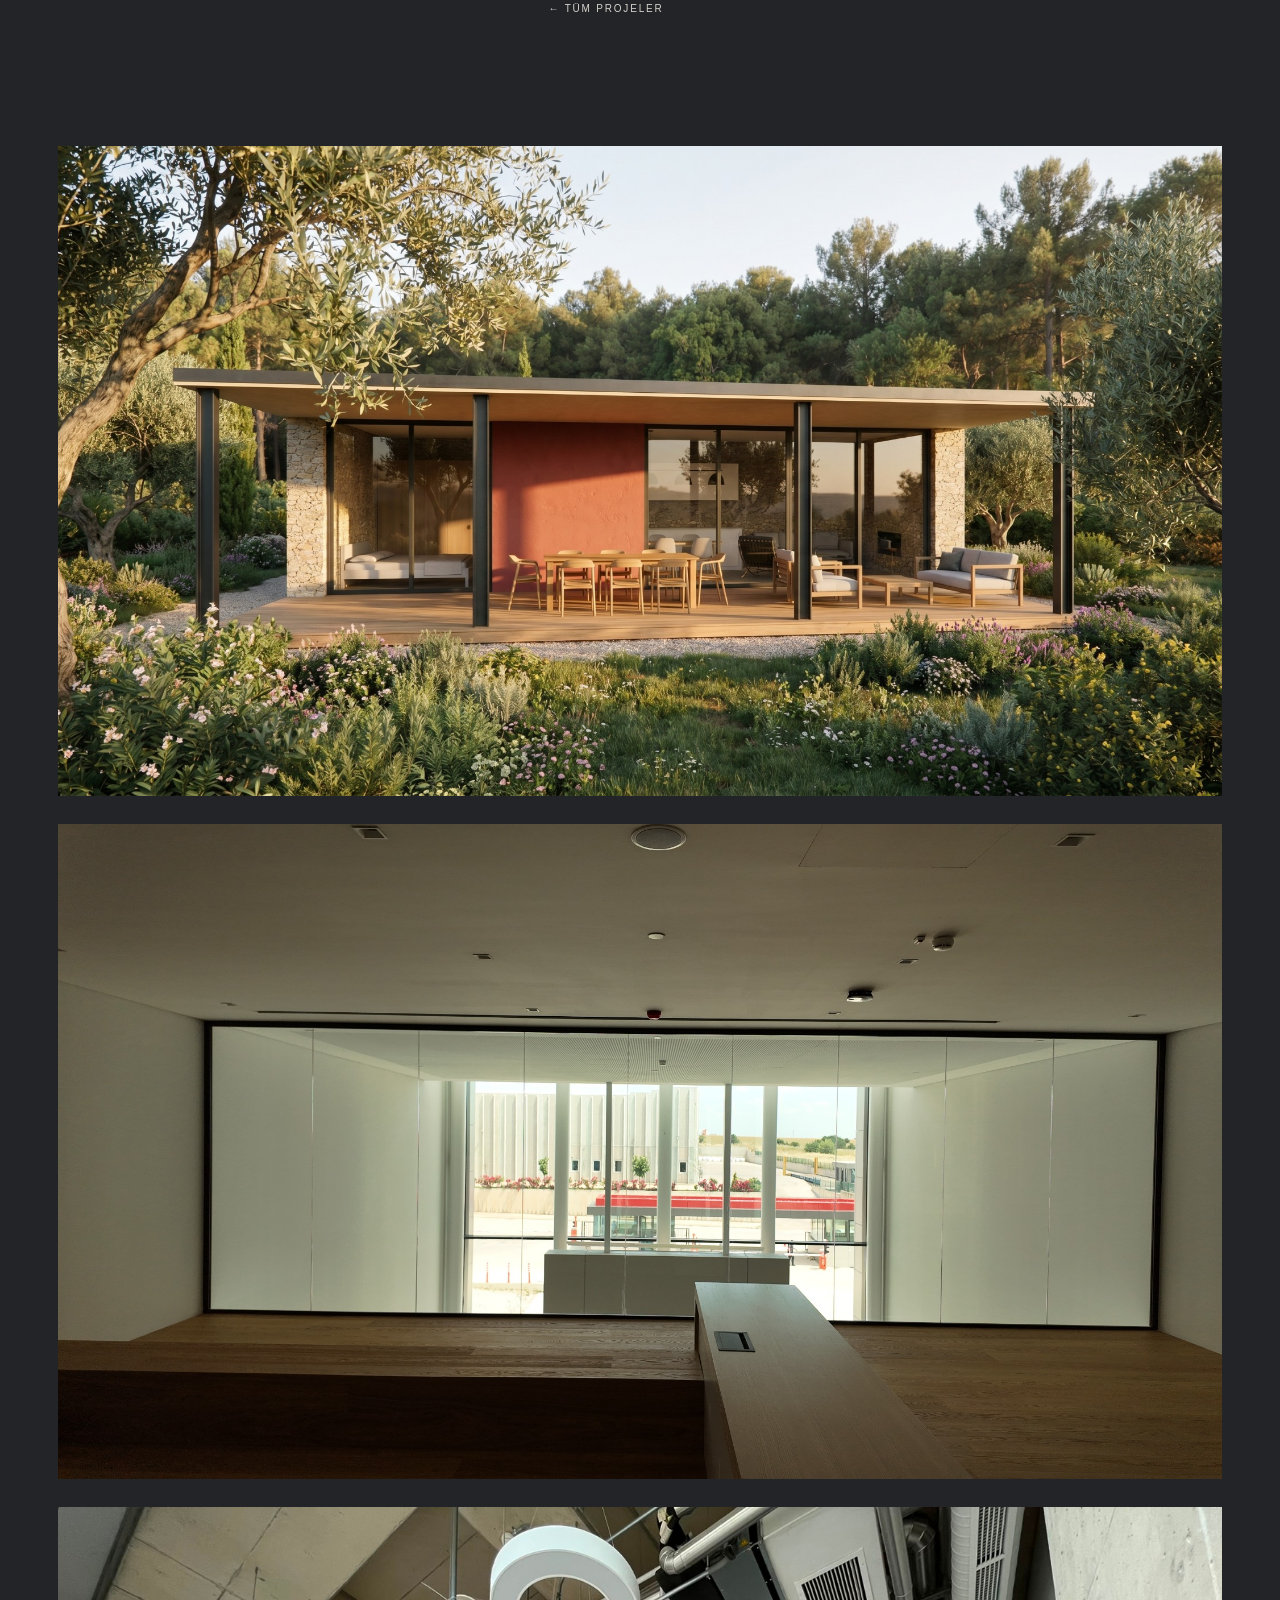
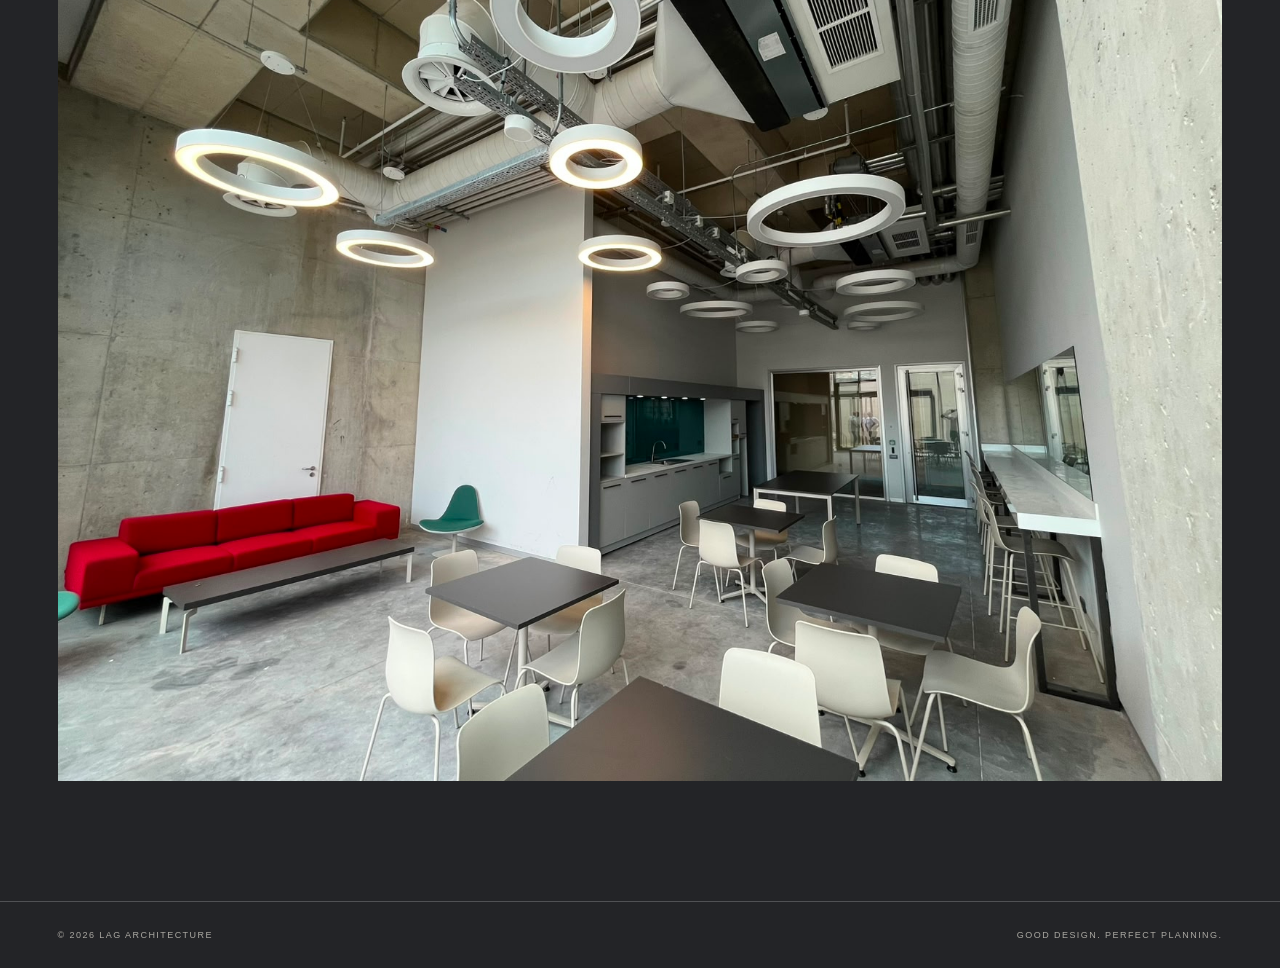
<file: projects/villa.html>
<!doctype html><html lang="tr"><head><meta charset="utf-8"><meta name="viewport" content="width=device-width,initial-scale=1"><title>VILLA — LAG Architecture</title><link rel="stylesheet" href="../styles.css"></head><body><header><a class="brand" href="../index.html"><img src="../assets/logo.png" alt="LAG Architecture"><span>LAG ARCHITECTURE</span></a><nav class="nav"><a href="../index.html#projects">PROJELER</a><a href="../index.html#studio">STÜDYO</a><a href="../index.html#contact">İLETİŞİM</a></nav></header><main><section class="project-hero"><div class="label">PROJE</div><h1 class="display">VILLA</h1><div class="facts"><span>İSTANBUL · TÜRKİYE</span><span>2026</span><span>MİMARİ · KONUT</span></div></section><img class="cover" src="../assets/villa.jpg" alt="VILLA"><section class="section project-body"><div class="label">PROJE HAKKINDA</div><div class="copy"><p>Doğal çevreyle güçlü ilişki kuran, yalın malzeme dili ve zamansız bir yaşam anlayışı üzerine geliştirilen konut projesi.</p><p>Bu alan yönetim panelinden proje açıklaması, konum, yıl ve diğer bilgilerle güncellenebilecek şekilde planlanmıştır.</p><a class="back" href="../index.html#projects">← TÜM PROJELER</a></div></section><section class="gallery"><img src="../assets/villa.jpg" alt="VILLA"><img src="../assets/interior.jpg" alt="VILLA detay"><img src="../assets/iqvia.jpg" alt="VILLA detay"></section></main><footer class="footer"><span>© 2026 LAG ARCHITECTURE</span><span>GOOD DESIGN. PERFECT PLANNING.</span></footer></body></html>
</file>
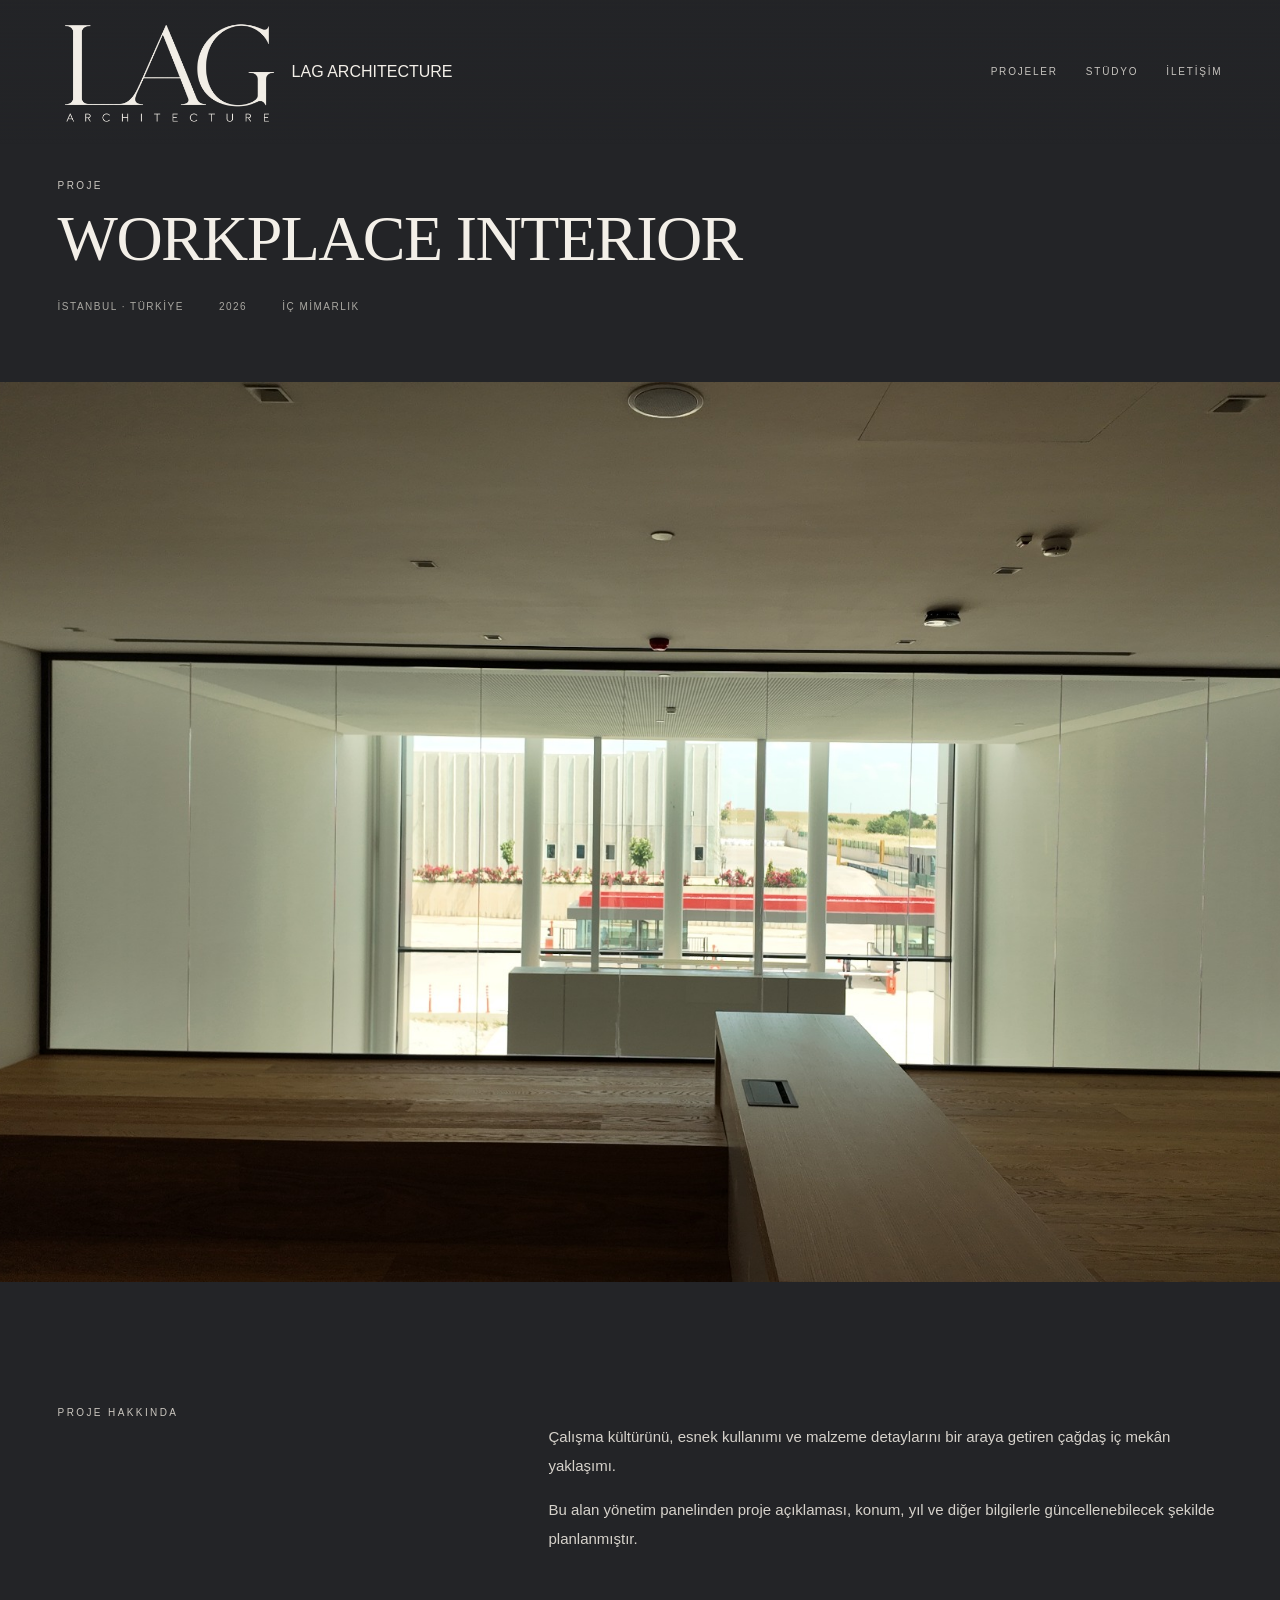
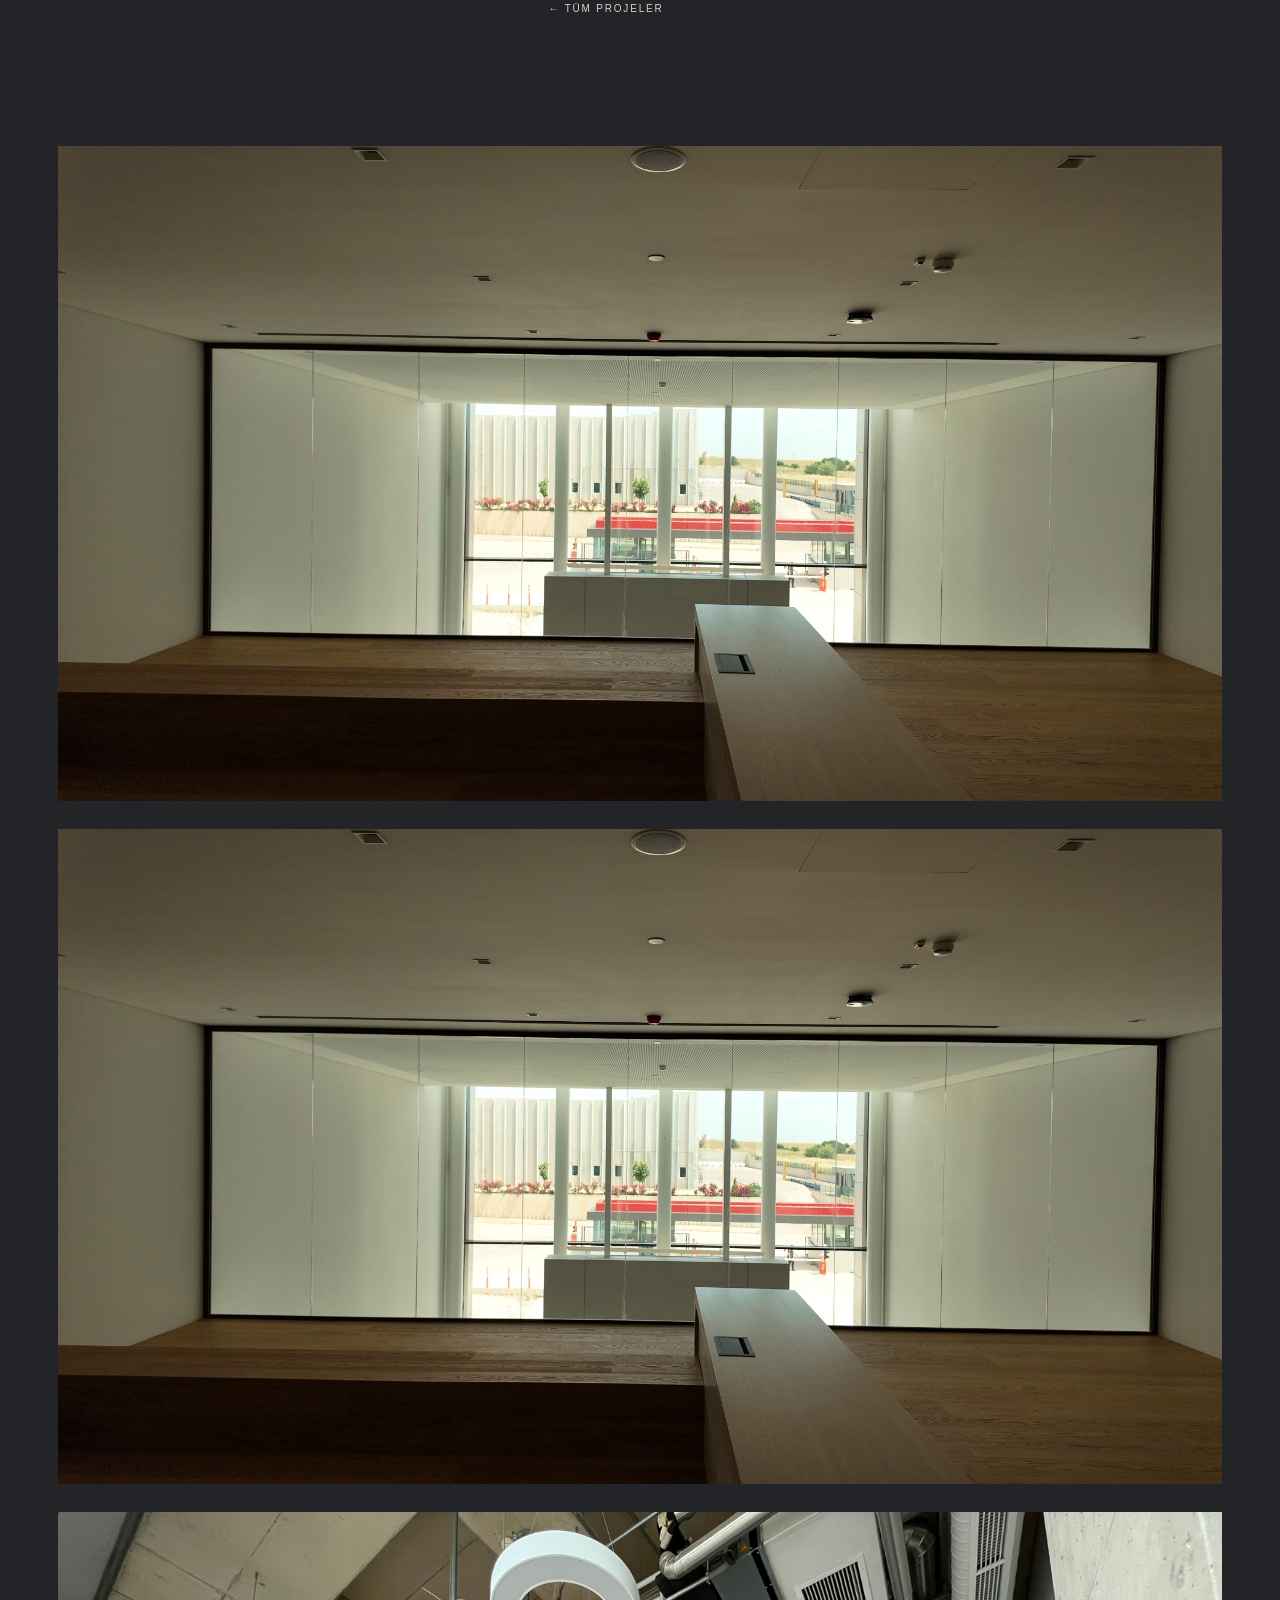
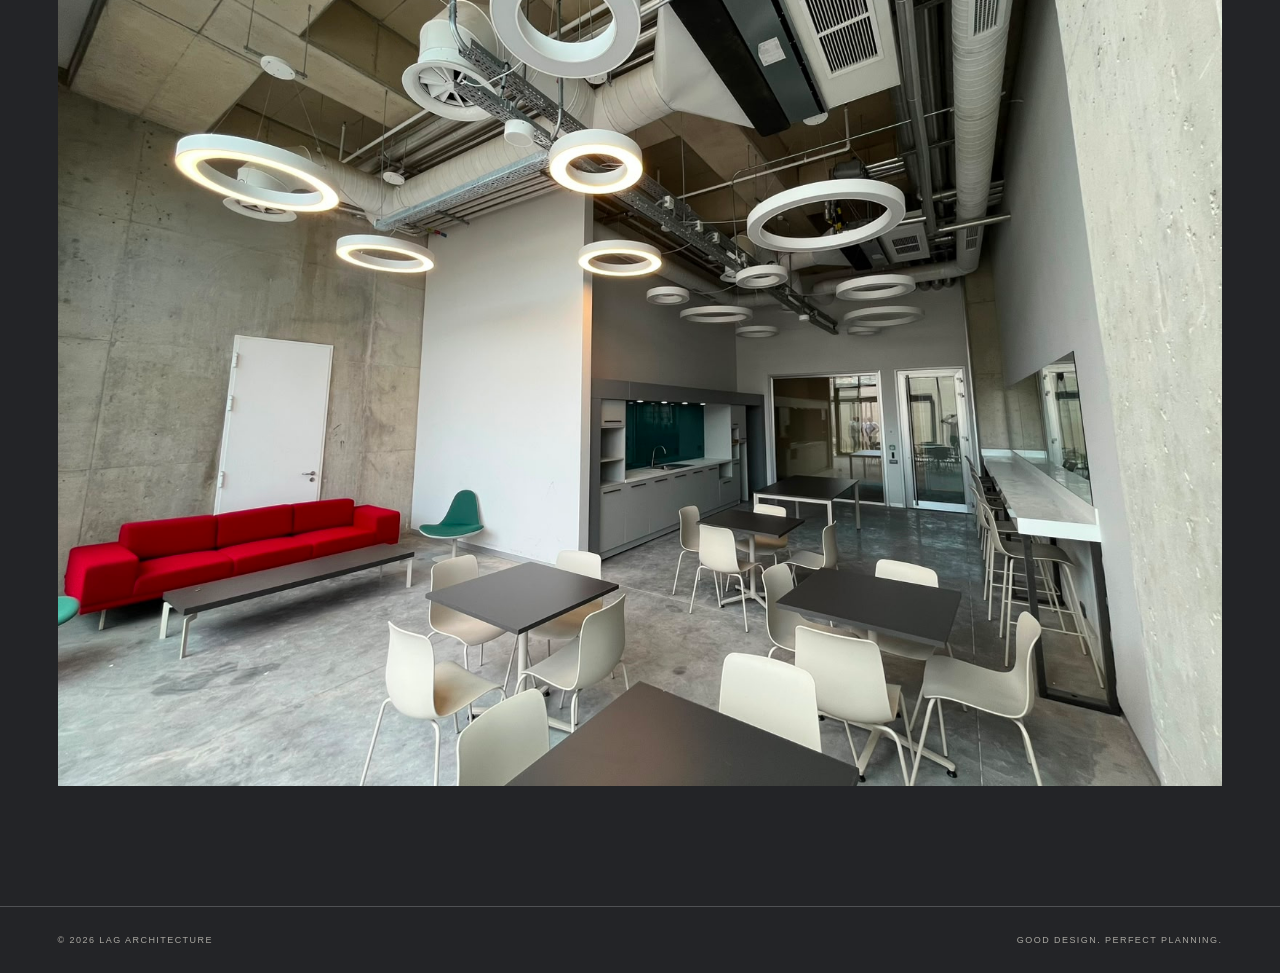
<file: projects/workplace.html>
<!doctype html><html lang="tr"><head><meta charset="utf-8"><meta name="viewport" content="width=device-width,initial-scale=1"><title>WORKPLACE INTERIOR — LAG Architecture</title><link rel="stylesheet" href="../styles.css"></head><body><header><a class="brand" href="../index.html"><img src="../assets/logo.png" alt="LAG Architecture"><span>LAG ARCHITECTURE</span></a><nav class="nav"><a href="../index.html#projects">PROJELER</a><a href="../index.html#studio">STÜDYO</a><a href="../index.html#contact">İLETİŞİM</a></nav></header><main><section class="project-hero"><div class="label">PROJE</div><h1 class="display">WORKPLACE INTERIOR</h1><div class="facts"><span>İSTANBUL · TÜRKİYE</span><span>2026</span><span>İÇ MİMARLIK</span></div></section><img class="cover" src="../assets/interior.jpg" alt="WORKPLACE INTERIOR"><section class="section project-body"><div class="label">PROJE HAKKINDA</div><div class="copy"><p>Çalışma kültürünü, esnek kullanımı ve malzeme detaylarını bir araya getiren çağdaş iç mekân yaklaşımı.</p><p>Bu alan yönetim panelinden proje açıklaması, konum, yıl ve diğer bilgilerle güncellenebilecek şekilde planlanmıştır.</p><a class="back" href="../index.html#projects">← TÜM PROJELER</a></div></section><section class="gallery"><img src="../assets/interior.jpg" alt="WORKPLACE INTERIOR"><img src="../assets/interior.jpg" alt="WORKPLACE INTERIOR detay"><img src="../assets/iqvia.jpg" alt="WORKPLACE INTERIOR detay"></section></main><footer class="footer"><span>© 2026 LAG ARCHITECTURE</span><span>GOOD DESIGN. PERFECT PLANNING.</span></footer></body></html>
</file>
<file: styles.css>
:root{--bg:#232427;--paper:#f3efe8;--muted:#aaa8a2;--line:#505154;--pad:4.5vw;--display-font:"Cormorant Garamond",Georgia,serif;--body-font:"Inter",Arial,Helvetica,sans-serif;--logo-width:220px;--logo-height:140px;--logo-width-mobile:110px;--logo-height-mobile:80px;--hero-title-max:128px;--section-title-max:74px;--service-title-max:42px;--body-size:15px;--hero-description-size:14px;--nav-size:10px;--meta-size:10px}*{box-sizing:border-box}html{scroll-behavior:smooth}body{margin:0;background:var(--bg);color:var(--paper);font-family:var(--body-font);font-weight:300}a{color:inherit;text-decoration:none}img{max-width:100%;display:block}header{position:fixed;inset:0 0 auto;z-index:20;min-height:92px;padding:10px var(--pad);display:flex;align-items:center;justify-content:space-between;background:linear-gradient(180deg,rgba(35,36,39,.95),rgba(35,36,39,0))}.brand{display:flex;align-items:center;gap:14px}.brand img{width:var(--logo-width);height:auto;max-height:var(--logo-height);object-fit:contain}.nav{display:flex;gap:28px;align-items:center;font-size:var(--nav-size);letter-spacing:.18em;text-transform:uppercase}.nav a,.lang{opacity:.78}.nav a:hover,.lang:hover{opacity:1}.lang{border:0;background:none;color:inherit;cursor:pointer;font-size:var(--nav-size);letter-spacing:.14em}.hero{height:100svh;min-height:680px;position:relative;background:url('assets/iqvia.jpg') center/cover}.hero:before{content:"";position:absolute;inset:0;background:linear-gradient(90deg,rgba(20,20,22,.65),rgba(20,20,22,.06) 70%),linear-gradient(0deg,rgba(35,36,39,.92),transparent 45%)}.hero-copy{position:absolute;left:var(--pad);bottom:8vh;max-width:1050px}.kicker,.label{font-size:10px;letter-spacing:.24em;text-transform:uppercase;color:#cbc7c0}.hero h1{font-family:var(--display-font);font-weight:400;font-size:clamp(48px,8.5vw,var(--hero-title-max));letter-spacing:-.045em;line-height:.87;margin:18px 0 30px}.hero p{max-width:560px;line-height:1.8;font-size:var(--hero-description-size);color:#ddd9d2}.section{padding:125px var(--pad)}.section-head{display:flex;justify-content:space-between;border-top:1px solid var(--line);padding-top:16px;margin-bottom:58px}.display{font-family:var(--display-font);font-weight:400;font-size:clamp(34px,5vw,var(--section-title-max));line-height:1.04;letter-spacing:-.025em}.intro{max-width:1000px}.grid{display:grid;grid-template-columns:repeat(12,1fr);gap:22px}.project{grid-column:span 6;margin-bottom:55px}.project:nth-child(n){grid-column:span 6}.project figure{margin:0;overflow:hidden;background:#1d1e20;aspect-ratio:4/3}.project img{width:100%;height:100%;aspect-ratio:auto;object-fit:cover;transition:transform .6s ease,opacity .3s}.project:nth-child(n) img{aspect-ratio:auto}.project:hover img{transform:scale(1.018);opacity:.88}.meta{display:flex;justify-content:space-between;gap:20px;margin-top:13px;font-size:var(--meta-size);letter-spacing:.13em;text-transform:uppercase}.meta span:last-child{color:var(--muted);text-align:right}.studio{display:grid;grid-template-columns:1fr 1fr;gap:10vw}.copy{font-size:var(--body-size);line-height:1.95;color:#d6d2cb}.services{display:grid;grid-template-columns:1fr 1fr}.service{padding:24px 0;border-bottom:1px solid var(--line);font-family:var(--display-font);font-size:clamp(22px,3vw,var(--service-title-max))}.service:nth-child(odd){padding-right:30px}.service:nth-child(even){padding-left:30px;border-left:1px solid var(--line)}.contact{display:grid;grid-template-columns:1.4fr .6fr;gap:8vw}.contact a{text-decoration:underline;text-underline-offset:7px}.footer{border-top:1px solid var(--line);padding:28px var(--pad);display:flex;justify-content:space-between;font-size:9px;letter-spacing:.16em;color:var(--muted)}
.project-hero{padding:180px var(--pad) 70px}.project-hero h1{margin:15px 0 28px}.facts{display:flex;gap:35px;flex-wrap:wrap;font-size:10px;letter-spacing:.15em;text-transform:uppercase;color:var(--muted)}.cover{width:100%;height:min(76vw,900px);object-fit:cover}.project-body{display:grid;grid-template-columns:.7fr 1.3fr;gap:10vw}.gallery{padding:0 var(--pad) 120px;display:flex;flex-wrap:wrap;gap:28px 22px;align-items:flex-start}.gallery-item{margin:0;width:100%;display:flex;flex-direction:column}.gallery-item img{display:block;height:auto;max-width:100%}.gallery-item.size-full img{width:100%}.gallery-item.size-large img{width:75%}.gallery-item.size-medium img{width:58%}.gallery-item.size-small img{width:40%}.gallery-item.size-pair{width:calc(50% - 11px)}.gallery-item.size-pair img{width:100%}.gallery-item.align-left{align-items:flex-start}.gallery-item.align-center{align-items:center}.gallery-item.align-right{align-items:flex-end}.gallery-item figcaption{width:min(100%,720px);margin-top:9px;font-size:10px;line-height:1.5;letter-spacing:.08em;color:var(--muted)}.back{display:inline-block;margin-top:30px;font-size:10px;letter-spacing:.18em;text-transform:uppercase}
@media(max-width:760px){:root{--pad:5.5vw}header{min-height:74px;padding-top:8px;padding-bottom:8px}.brand img{width:var(--logo-width-mobile);height:auto;max-height:var(--logo-height-mobile)}.brand span{display:none}.nav{gap:12px}.nav a:nth-child(2),.nav a:nth-child(3){display:none}.hero{min-height:620px}.section{padding:90px var(--pad)}.section-head{margin-bottom:40px}.grid,.studio,.services,.contact,.project-body{display:block}.project,.project:nth-child(n){margin-bottom:45px}.project img,.project:nth-child(n) img{aspect-ratio:4/3}.studio>*+*{margin-top:35px}.service:nth-child(n){padding:20px 0;border-left:0}.contact>*+*{margin-top:55px}.gallery{gap:14px;padding-bottom:80px}.gallery-item.size-full,.gallery-item.size-large,.gallery-item.size-medium,.gallery-item.size-small,.gallery-item.size-pair{width:100%}.gallery-item.size-full img,.gallery-item.size-large img,.gallery-item.size-medium img,.gallery-item.size-small img,.gallery-item.size-pair img{width:100%}.footer{flex-direction:column;gap:12px}}

/* V10 HOME PROJECT GRID — FORCE 2 EQUAL COLUMNS */
@media (min-width: 761px){
  #projects .grid,
  .projects .grid,
  .grid{
    display:grid !important;
    grid-template-columns:repeat(2,minmax(0,1fr)) !important;
    gap:22px !important;
  }
  #projects .project,
  .projects .project,
  .grid > .project,
  .project,
  .project:nth-child(n),
  .project:nth-child(3n+1),
  .project:nth-child(3n+2),
  .project:nth-child(3n+3){
    grid-column:auto !important;
    width:auto !important;
    max-width:none !important;
    margin-bottom:55px !important;
  }
  .project figure,
  .project:nth-child(n) figure{
    width:100% !important;
    aspect-ratio:4/3 !important;
    overflow:hidden !important;
  }
  .project figure img,
  .project img,
  .project:nth-child(n) img{
    width:100% !important;
    height:100% !important;
    aspect-ratio:auto !important;
    object-fit:cover !important;
  }
}

@media (max-width:760px){
  #projects .grid,
  .projects .grid,
  .grid{display:block !important;}
  .project,
  .project:nth-child(n){width:100% !important;max-width:none !important;}
  .project figure{aspect-ratio:4/3 !important;}
  .project figure img{width:100% !important;height:100% !important;object-fit:cover !important;}
}


/* V11 — COMPACT EDITORIAL PROJECT GRID */
@media (min-width: 761px){
  #projects .grid,
  .projects .grid,
  .grid{
    grid-template-columns:repeat(2,minmax(0,1fr)) !important;
    gap:22px !important;
  }

  #projects .project,
  .projects .project,
  .grid > .project,
  .project,
  .project:nth-child(n){
    grid-column:auto !important;
    margin-bottom:30px !important;
  }

  .project figure,
  .project:nth-child(n) figure{
    width:100% !important;
    aspect-ratio:2.15 / 1 !important;
    overflow:hidden !important;
    background:#1d1e20;
  }

  .project figure img,
  .project img,
  .project:nth-child(n) img{
    width:100% !important;
    height:100% !important;
    object-fit:cover !important;
  }

  .project .meta{
    margin-top:12px !important;
  }
}

/* Mobile stays more generous so images remain readable */
@media (max-width:760px){
  .project figure{
    aspect-ratio:4/3 !important;
  }
}
</file>
